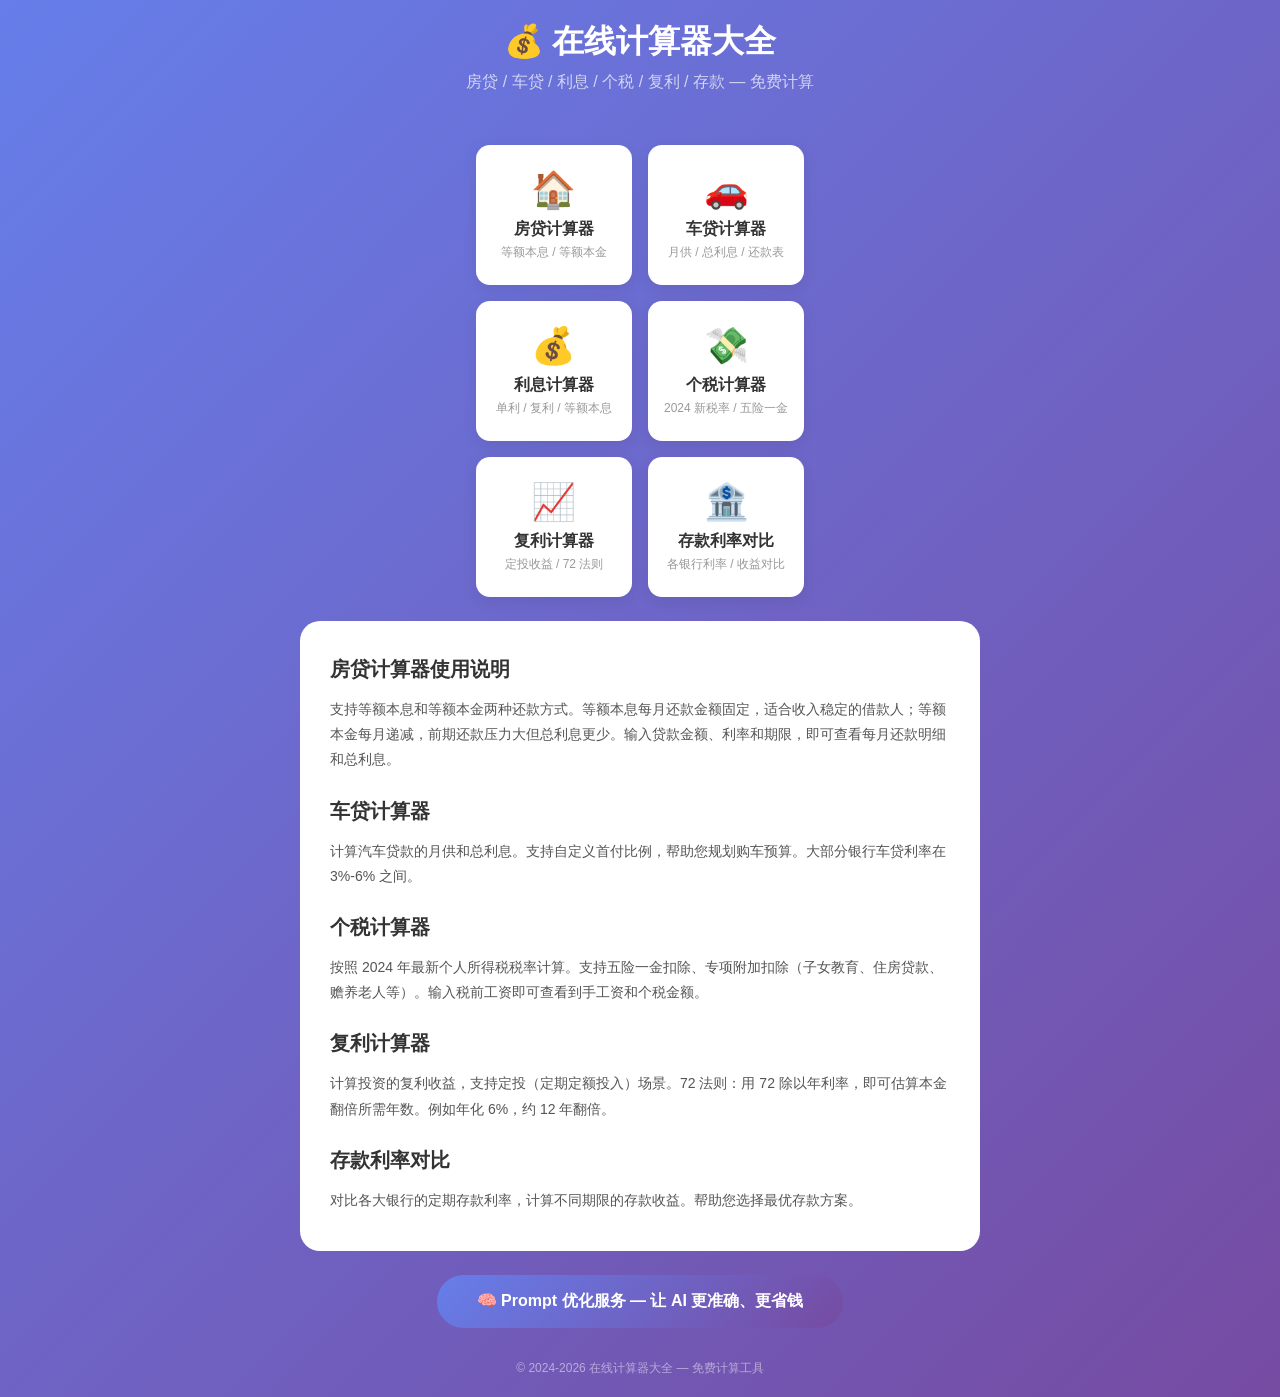
<file: index.html>
<!DOCTYPE html>
<html lang="zh-CN">
<head>
    <meta charset="UTF-8">
    <meta name="viewport" content="width=device-width, initial-scale=1.0">
    <title>在线计算器大全 — 房贷/车贷/利息/个税/复利 免费计算</title>
    <meta name="description" content="免费在线计算器大全，包含房贷计算器、车贷计算器、利息计算器、个税计算器、复利计算器、存款利率对比。支持等额本息/等额本金还款方式，自动生成还款计划表。">
    <meta name="keywords" content="房贷计算器,车贷计算器,利息计算器,个税计算器,复利计算器,存款利率,还款计算器,贷款计算器,等额本息,等额本金">
    <meta name="robots" content="index, follow">
    <link rel="canonical" href="https://countin1.github.io/interest-calculator/">
    <meta property="og:title" content="在线计算器大全 — 房贷/车贷/利息/个税/复利 免费计算">
    <meta property="og:description" content="免费在线计算器大全，支持房贷、车贷、利息、个税、复利等多种计算。">
    <meta property="og:type" content="website">
    <script type="application/ld+json">
    {"@context":"https://schema.org","@type":"WebSite","name":"在线计算器大全","url":"https://countin1.github.io/interest-calculator/","description":"免费在线计算器大全"}
    </script>
    <link rel="stylesheet" href="css/style.css">
    <link rel="icon" type="image/svg+xml" href="data:image/svg+xml,<svg xmlns='http://www.w3.org/2000/svg' viewBox='0 0 100 100'><text y='.9em' font-size='90'>🧮</text></svg>">
    <style>
        .calc-grid {
            display: grid;
            grid-template-columns: 1fr 1fr;
            gap: 16px;
            margin-top: 20px;
        }
        .calc-card {
            background: white;
            border-radius: 14px;
            padding: 24px 16px;
            text-align: center;
            text-decoration: none;
            color: #333;
            box-shadow: 0 4px 15px rgba(0,0,0,0.08);
            transition: transform 0.2s, box-shadow 0.2s;
        }
        .calc-card:hover {
            transform: translateY(-4px);
            box-shadow: 0 8px 25px rgba(0,0,0,0.15);
        }
        .calc-card .icon { font-size: 36px; margin-bottom: 8px; }
        .calc-card .name { font-size: 16px; font-weight: 600; margin-bottom: 4px; }
        .calc-card .desc { font-size: 12px; color: #999; }
        .hero-title { font-size: 32px; color: white; text-align: center; margin-bottom: 8px; }
        .hero-sub { color: rgba(255,255,255,0.7); text-align: center; margin-bottom: 32px; font-size: 16px; }
        .seo-section {
            background: white;
            border-radius: 20px;
            padding: 30px;
            margin-top: 24px;
            max-width: 680px;
            width: 100%;
            line-height: 1.8;
            color: #555;
            font-size: 14px;
        }
        .seo-section h2 { color: #333; font-size: 20px; margin: 20px 0 10px; }
        .seo-section h2:first-child { margin-top: 0; }
        .seo-section p { margin-bottom: 8px; }
    </style>
</head>
<body>
    <h1 class="hero-title">&#x1f4b0; 在线计算器大全</h1>
    <p class="hero-sub">房贷 / 车贷 / 利息 / 个税 / 复利 / 存款 — 免费计算</p>

    <div class="calc-grid">
        <a href="mortgage/" class="calc-card">
            <div class="icon">&#x1f3e0;</div>
            <div class="name">房贷计算器</div>
            <div class="desc">等额本息 / 等额本金</div>
        </a>
        <a href="car-loan/" class="calc-card">
            <div class="icon">&#x1f697;</div>
            <div class="name">车贷计算器</div>
            <div class="desc">月供 / 总利息 / 还款表</div>
        </a>
        <a href="interest/" class="calc-card">
            <div class="icon">&#x1f4b0;</div>
            <div class="name">利息计算器</div>
            <div class="desc">单利 / 复利 / 等额本息</div>
        </a>
        <a href="income-tax/" class="calc-card">
            <div class="icon">&#x1f4b8;</div>
            <div class="name">个税计算器</div>
            <div class="desc">2024 新税率 / 五险一金</div>
        </a>
        <a href="compound/" class="calc-card">
            <div class="icon">&#x1f4c8;</div>
            <div class="name">复利计算器</div>
            <div class="desc">定投收益 / 72 法则</div>
        </a>
        <a href="deposit/" class="calc-card">
            <div class="icon">&#x1f3e6;</div>
            <div class="name">存款利率对比</div>
            <div class="desc">各银行利率 / 收益对比</div>
        </a>
    </div>

    <div class="seo-section">
        <h2>房贷计算器使用说明</h2>
        <p>支持等额本息和等额本金两种还款方式。等额本息每月还款金额固定，适合收入稳定的借款人；等额本金每月递减，前期还款压力大但总利息更少。输入贷款金额、利率和期限，即可查看每月还款明细和总利息。</p>

        <h2>车贷计算器</h2>
        <p>计算汽车贷款的月供和总利息。支持自定义首付比例，帮助您规划购车预算。大部分银行车贷利率在 3%-6% 之间。</p>

        <h2>个税计算器</h2>
        <p>按照 2024 年最新个人所得税税率计算。支持五险一金扣除、专项附加扣除（子女教育、住房贷款、赡养老人等）。输入税前工资即可查看到手工资和个税金额。</p>

        <h2>复利计算器</h2>
        <p>计算投资的复利收益，支持定投（定期定额投入）场景。72 法则：用 72 除以年利率，即可估算本金翻倍所需年数。例如年化 6%，约 12 年翻倍。</p>

        <h2>存款利率对比</h2>
        <p>对比各大银行的定期存款利率，计算不同期限的存款收益。帮助您选择最优存款方案。</p>
    </div>

    <div style="max-width:680px;width:100%;margin-top:24px;text-align:center">
        <a href="services/" style="display:inline-block;padding:16px 40px;background:linear-gradient(135deg,#667eea,#764ba2);color:white;border-radius:30px;text-decoration:none;font-size:16px;font-weight:600">
            &#x1f9e0; Prompt 优化服务 — 让 AI 更准确、更省钱
        </a>
    </div>

    <footer>&copy; 2024-2026 在线计算器大全 — 免费计算工具</footer>
</body>
</html>
</file>
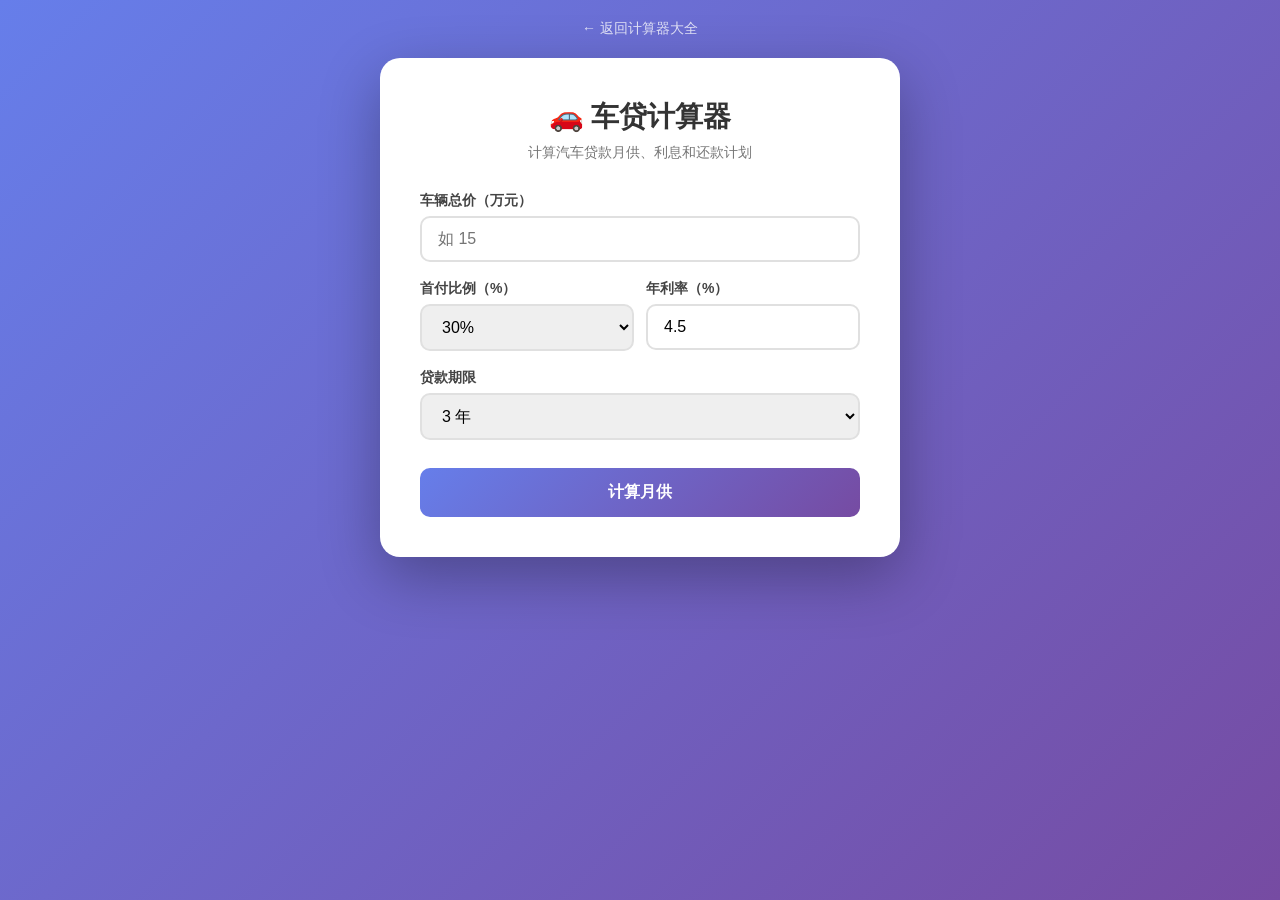
<file: car-loan/index.html>
<!DOCTYPE html>
<html lang="zh-CN">
<head>
    <meta charset="UTF-8">
    <meta name="viewport" content="width=device-width, initial-scale=1.0">
    <title>车贷计算器 — 汽车贷款月供/利息 在线计算</title>
    <meta name="description" content="免费在线车贷计算器，计算汽车贷款月供、总利息和还款计划。支持自定义首付比例和贷款期限。">
    <meta name="keywords" content="车贷计算器,汽车贷款计算器,车贷月供,车贷利息,购车贷款">
    <link rel="canonical" href="https://countin1.github.io/interest-calculator/car-loan/">
    <link rel="stylesheet" href="../css/style.css">
</head>
<body>
    <a href="../" class="back-link">&larr; 返回计算器大全</a>
    <div class="container">
        <h1>&#x1f697; 车贷计算器</h1>
        <p class="subtitle">计算汽车贷款月供、利息和还款计划</p>

        <div class="form-group">
            <label for="price">车辆总价（万元）</label>
            <input type="number" id="price" placeholder="如 15" min="0" step="any">
        </div>
        <div class="row">
            <div class="form-group">
                <label for="downPercent">首付比例（%）</label>
                <select id="downPercent">
                    <option value="0">0%（零首付）</option>
                    <option value="20">20%</option>
                    <option value="30" selected>30%</option>
                    <option value="50">50%</option>
                </select>
            </div>
            <div class="form-group">
                <label for="rate">年利率（%）</label>
                <input type="number" id="rate" placeholder="如 4.5" min="0" step="any" value="4.5">
            </div>
        </div>
        <div class="form-group">
            <label for="term">贷款期限</label>
            <select id="term">
                <option value="1">1 年</option>
                <option value="2">2 年</option>
                <option value="3" selected>3 年</option>
                <option value="5">5 年</option>
            </select>
        </div>

        <button class="btn" onclick="calculate()">计算月供</button>

        <div class="result-box" id="resultBox">
            <div class="result-title">计算结果</div>
            <div class="result-main">
                <div>
                    <div class="label">每月还款</div>
                    <div class="amount" id="monthlyAmount">¥0.00</div>
                </div>
                <div style="text-align:right">
                    <div class="label">总利息</div>
                    <div class="amount" id="totalInterest" style="font-size:22px;color:#764ba2">¥0.00</div>
                </div>
            </div>
            <div class="result-details" id="resultDetails"></div>
            <div class="schedule-toggle" id="scheduleToggle" style="display:none">
                <a onclick="toggleSchedule()">&#x1f4ca; 查看还款计划明细 &#x25bc;</a>
            </div>
            <div class="schedule-table" id="scheduleTable"></div>
        </div>
    </div>

    <script>
        function fmt(n) { return '¥' + n.toFixed(2).replace(/\B(?=(\d{3})+(?!\d))/g, ','); }

        function calculate() {
            var price = parseFloat(document.getElementById('price').value) * 10000;
            var downPct = parseInt(document.getElementById('downPercent').value) / 100;
            var annualRate = parseFloat(document.getElementById('rate').value) / 100;
            var years = parseInt(document.getElementById('term').value);
            if (isNaN(price) || isNaN(annualRate)) { alert('请填写完整信息'); return; }

            var downPayment = price * downPct;
            var loan = price - downPayment;
            var months = years * 12;
            var mr = annualRate / 12;
            var mp = mr === 0 ? loan/months : loan*mr*Math.pow(1+mr,months)/(Math.pow(1+mr,months)-1);
            var total = mp * months;
            var interest = total - loan;

            document.getElementById('monthlyAmount').textContent = fmt(mp);
            document.getElementById('totalInterest').textContent = fmt(interest);

            var details =
                '<div class="detail-item"><div class="val">' + fmt(downPayment) + '</div><div class="lbl">首付金额</div></div>' +
                '<div class="detail-item"><div class="val">' + fmt(loan) + '</div><div class="lbl">贷款金额</div></div>' +
                '<div class="detail-item"><div class="val">' + fmt(interest) + '</div><div class="lbl">总利息</div></div>' +
                '<div class="detail-item"><div class="val">' + fmt(total + downPayment) + '</div><div class="lbl">购车总成本</div></div>';
            document.getElementById('resultDetails').innerHTML = details;

            var rows = '', remain = loan;
            for (var i = 1; i <= months; i++) {
                var ip = remain * mr;
                var pp = mp - ip;
                remain = Math.max(0, remain - pp);
                rows += '<tr><td>' + i + '</td><td>' + fmt(mp) + '</td><td>' + fmt(ip) + '</td><td>' + fmt(pp) + '</td><td>' + fmt(remain) + '</td></tr>';
            }
            document.getElementById('scheduleTable').innerHTML =
                '<table><thead><tr><th>期数</th><th>月供</th><th>利息</th><th>本金</th><th>剩余本金</th></tr></thead><tbody>' + rows + '</tbody></table>';
            document.getElementById('scheduleToggle').style.display = '';
            document.getElementById('resultBox').classList.add('show');
        }

        function toggleSchedule() {
            var t = document.getElementById('scheduleTable'), a = document.querySelector('.schedule-toggle a');
            t.classList.toggle('show');
            a.textContent = t.classList.contains('show') ? '\u{1f4ca} 收起还款计划 ▲' : '\u{1f4ca} 查看还款计划明细 ▼';
        }
        document.addEventListener('keydown', function(e) { if (e.key === 'Enter') calculate(); });
    </script>
</body>
</html>
</file>
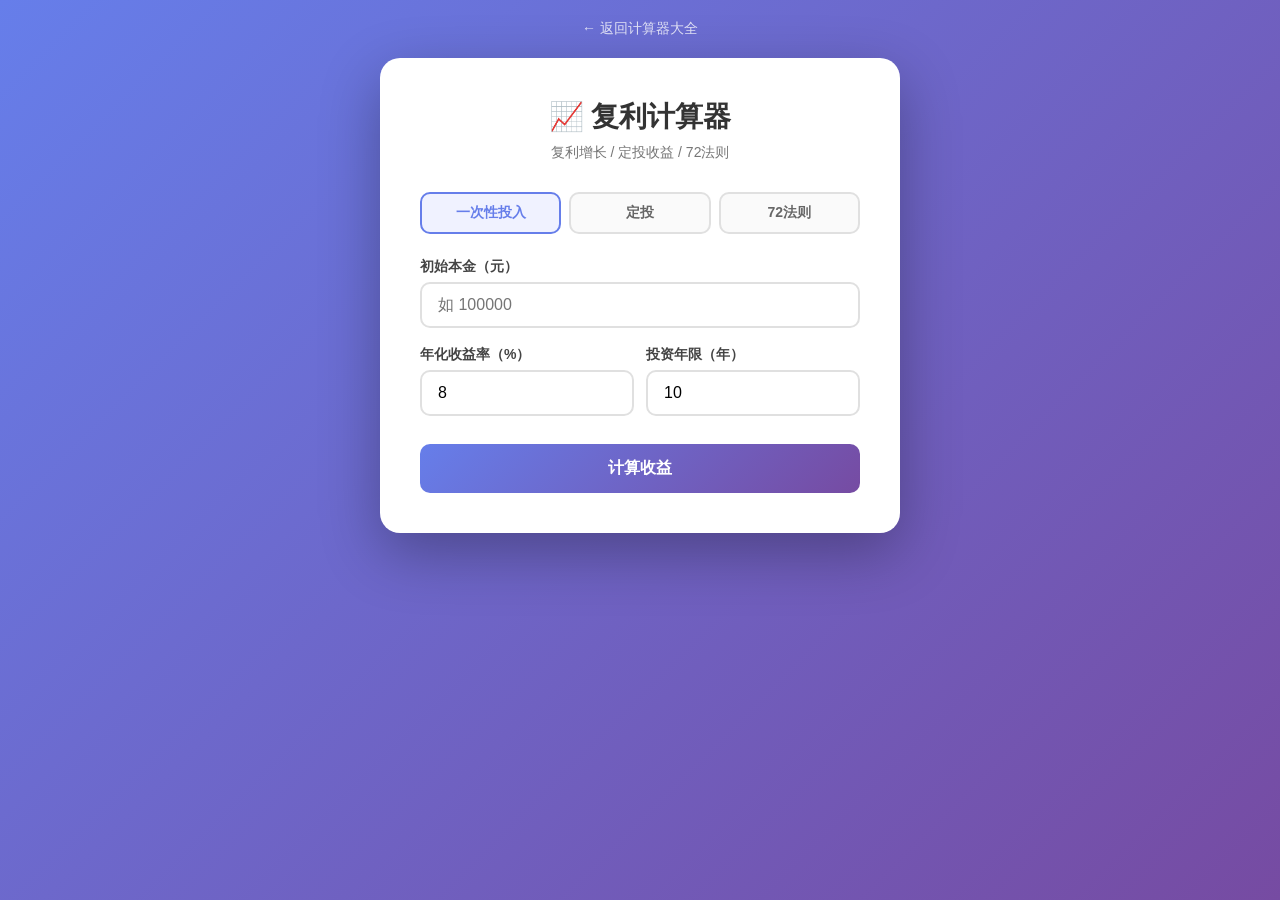
<file: compound/index.html>
<!DOCTYPE html>
<html lang="zh-CN">
<head>
    <meta charset="UTF-8">
    <meta name="viewport" content="width=device-width, initial-scale=1.0">
    <title>复利计算器 — 定投收益/72法则 在线计算</title>
    <meta name="description" content="免费在线复利计算器，支持定投收益计算和72法则。计算投资复利增长，查看资产翻倍时间。">
    <meta name="keywords" content="复利计算器,定投计算器,72法则,投资收益计算器,复利增长,基金定投计算">
    <link rel="canonical" href="https://countin1.github.io/interest-calculator/compound/">
    <link rel="stylesheet" href="../css/style.css">
</head>
<body>
    <a href="../" class="back-link">&larr; 返回计算器大全</a>
    <div class="container">
        <h1>&#x1f4c8; 复利计算器</h1>
        <p class="subtitle">复利增长 / 定投收益 / 72法则</p>

        <div class="tabs">
            <div class="tab active" data-mode="lump" onclick="switchTab(this)">一次性投入</div>
            <div class="tab" data-mode="dca" onclick="switchTab(this)">定投</div>
            <div class="tab" data-mode="rule72" onclick="switchTab(this)">72法则</div>
        </div>

        <div class="form-group">
            <label id="principalLabel" for="principal">初始本金（元）</label>
            <input type="number" id="principal" placeholder="如 100000" min="0" step="1000">
        </div>
        <div class="form-group" id="monthlyGroup" style="display:none">
            <label for="monthly">每月定投（元）</label>
            <input type="number" id="monthly" placeholder="如 2000" min="0" step="100">
        </div>
        <div class="row">
            <div class="form-group">
                <label for="rate">年化收益率（%）</label>
                <input type="number" id="rate" placeholder="如 8" min="0" step="0.5" value="8">
            </div>
            <div class="form-group">
                <label for="years">投资年限（年）</label>
                <input type="number" id="years" placeholder="如 10" min="1" max="50" step="1" value="10">
            </div>
        </div>

        <button class="btn" onclick="calculate()">计算收益</button>

        <div class="result-box" id="resultBox">
            <div class="result-title">计算结果</div>
            <div class="result-main">
                <div>
                    <div class="label" id="finalLabel">到期总额</div>
                    <div class="amount" id="finalAmount">¥0.00</div>
                </div>
                <div style="text-align:right">
                    <div class="label">总收益</div>
                    <div class="amount" id="totalGain" style="font-size:22px;color:#764ba2">¥0.00</div>
                </div>
            </div>
            <div class="result-details" id="resultDetails"></div>
            <div class="schedule-toggle" id="scheduleToggle" style="display:none">
                <a onclick="toggleSchedule()">&#x1f4ca; 查看逐年增长明细 &#x25bc;</a>
            </div>
            <div class="schedule-table" id="scheduleTable"></div>
        </div>
    </div>

    <script>
        var mode = 'lump';
        function switchTab(el) {
            document.querySelectorAll('.tab').forEach(t => t.classList.remove('active'));
            el.classList.add('active');
            mode = el.dataset.mode;
            document.getElementById('monthlyGroup').style.display = mode === 'dca' ? '' : 'none';
            document.getElementById('principalLabel').textContent = mode === 'dca' ? '初始本金（元，可填0）' : '初始本金（元）';
            document.getElementById('resultBox').classList.remove('show');
        }

        function fmt(n) { return '¥' + n.toFixed(2).replace(/\B(?=(\d{3})+(?!\d))/g, ','); }
        function fmtInt(n) { return '¥' + Math.round(n).toString().replace(/\B(?=(\d{3})+(?!\d))/g, ','); }

        function calculate() {
            var principal = parseFloat(document.getElementById('principal').value) || 0;
            var monthly = parseFloat(document.getElementById('monthly').value) || 0;
            var rate = parseFloat(document.getElementById('rate').value) / 100;
            var years = parseInt(document.getElementById('years').value);

            if (mode === 'rule72') {
                if (!rate) { alert('请输入年化收益率'); return; }
                var doubleYears = 72 / (rate * 100);
                document.getElementById('finalLabel').textContent = '翻倍年数';
                document.getElementById('finalAmount').textContent = doubleYears.toFixed(1) + ' 年';
                document.getElementById('totalGain').textContent = '72 ÷ ' + (rate*100).toFixed(1) + '%';

                var details = '';
                for (var i = 1; i <= 5; i++) {
                    var amount = principal * Math.pow(1 + rate, doubleYears * i);
                    details += '<div class="detail-item"><div class="val">' + (Math.pow(2,i)) + '倍</div><div class="lbl">第' + i + '次翻倍约' + (doubleYears*i).toFixed(1) + '年</div></div>';
                }
                document.getElementById('resultDetails').innerHTML = details;
                document.getElementById('scheduleToggle').style.display = 'none';
                document.getElementById('resultBox').classList.add('show');
                return;
            }

            if (!principal && !monthly) { alert('请输入本金或定投金额'); return; }
            if (isNaN(rate) || isNaN(years)) { alert('请输入收益率和年限'); return; }

            var mr = rate / 12;
            var totalMonths = years * 12;
            var totalInvested = principal + monthly * totalMonths;

            // 逐年计算
            var rows = '';
            var balance = principal;
            for (var y = 1; y <= years; y++) {
                for (var m = 0; m < 12; m++) {
                    balance = balance * (1 + mr) + monthly;
                }
                var invested = principal + monthly * 12 * y;
                var gain = balance - invested;
                rows += '<tr><td>' + y + '</td><td>' + fmtInt(invested) + '</td><td>' + fmt(balance) + '</td><td>' + fmt(gain) + '</td><td>' + (gain/invested*100).toFixed(1) + '%</td></tr>';
            }

            var totalGain = balance - totalInvested;
            document.getElementById('finalLabel').textContent = '到期总额';
            document.getElementById('finalAmount').textContent = fmt(balance);
            document.getElementById('totalGain').textContent = fmt(totalGain);

            var details =
                '<div class="detail-item"><div class="val">' + fmtInt(totalInvested) + '</div><div class="lbl">总投入</div></div>' +
                '<div class="detail-item"><div class="val">' + fmt(totalGain) + '</div><div class="lbl">总收益</div></div>' +
                '<div class="detail-item"><div class="val">' + (totalGain/totalInvested*100).toFixed(1) + '%</div><div class="lbl">收益率</div></div>' +
                '<div class="detail-item"><div class="val">' + (balance/totalInvested).toFixed(2) + '倍</div><div class="lbl">资产倍数</div></div>';
            document.getElementById('resultDetails').innerHTML = details;

            document.getElementById('scheduleTable').innerHTML =
                '<table><thead><tr><th>年份</th><th>累计投入</th><th>账户总额</th><th>累计收益</th><th>收益率</th></tr></thead><tbody>' + rows + '</tbody></table>';
            document.getElementById('scheduleToggle').style.display = '';
            document.getElementById('resultBox').classList.add('show');
        }

        function toggleSchedule() {
            var t = document.getElementById('scheduleTable'), a = document.querySelector('.schedule-toggle a');
            t.classList.toggle('show');
            a.textContent = t.classList.contains('show') ? '\u{1f4ca} 收起增长明细 ▲' : '\u{1f4ca} 查看逐年增长明细 ▼';
        }
        document.addEventListener('keydown', function(e) { if (e.key === 'Enter') calculate(); });
    </script>
</body>
</html>
</file>
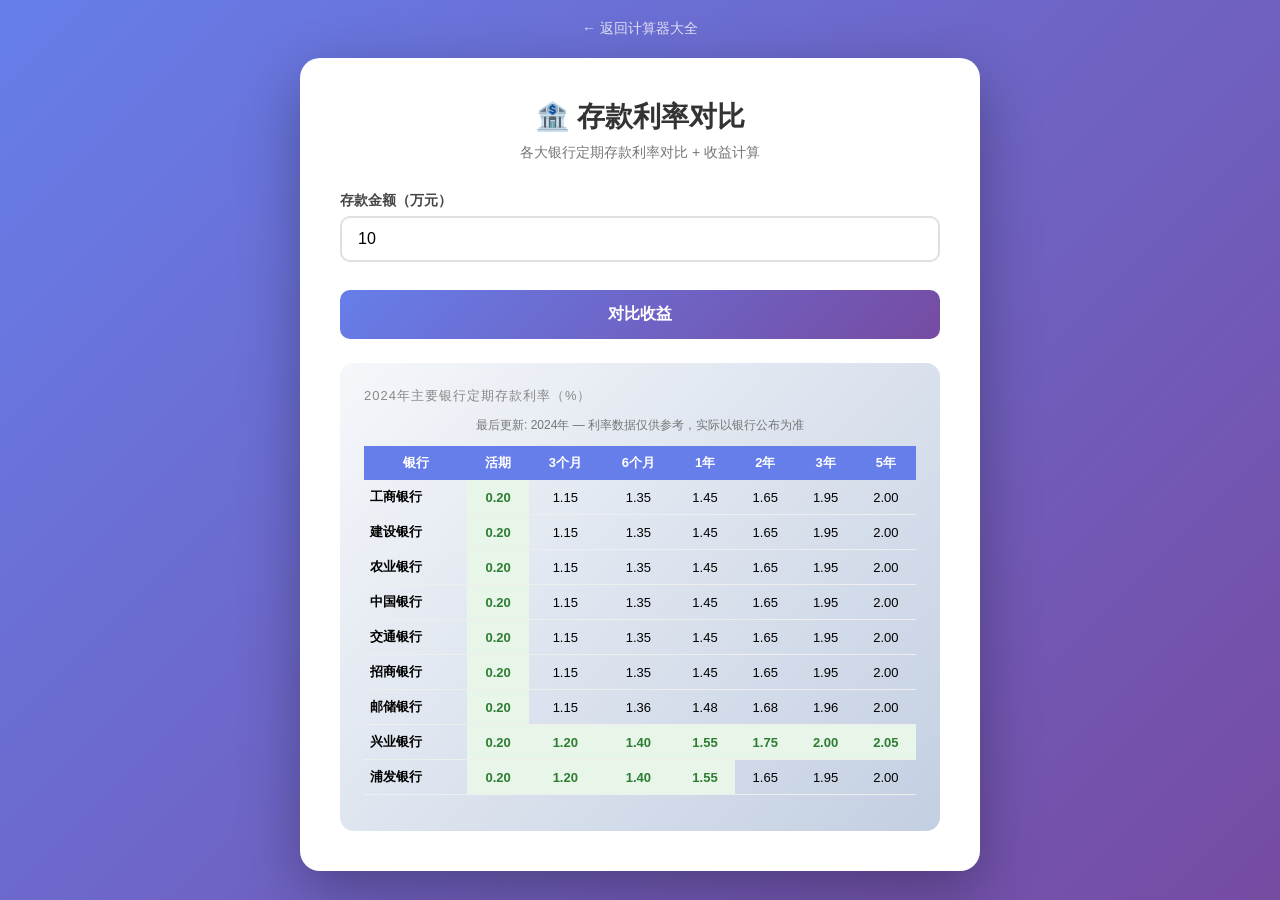
<file: deposit/index.html>
<!DOCTYPE html>
<html lang="zh-CN">
<head>
    <meta charset="UTF-8">
    <meta name="viewport" content="width=device-width, initial-scale=1.0">
    <title>存款利率对比 — 各银行定期存款利率/收益 在线计算</title>
    <meta name="description" content="免费在线存款利率对比工具，对比各大银行定期存款利率，计算存款收益。支持活期、3个月、6个月、1年、2年、3年、5年各期限。">
    <meta name="keywords" content="存款利率,银行利率,定期存款利率,存款收益计算器,银行利率对比,大额存单利率">
    <link rel="canonical" href="https://countin1.github.io/interest-calculator/deposit/">
    <link rel="stylesheet" href="../css/style.css">
    <style>
        .bank-table { width: 100%; border-collapse: collapse; margin: 12px 0; font-size: 13px; }
        .bank-table th { background: #667eea; color: white; padding: 8px 6px; text-align: center; }
        .bank-table td { padding: 8px 6px; border-bottom: 1px solid #eee; text-align: center; }
        .bank-table tr:hover td { background: #f8f9ff; }
        .bank-table .best { background: #e8f5e9; font-weight: 700; color: #2e7d32; }
    </style>
</head>
<body>
    <a href="../" class="back-link">&larr; 返回计算器大全</a>
    <div class="container" style="max-width:680px">
        <h1>&#x1f3e6; 存款利率对比</h1>
        <p class="subtitle">各大银行定期存款利率对比 + 收益计算</p>

        <div class="form-group">
            <label for="amount">存款金额（万元）</label>
            <input type="number" id="amount" placeholder="如 10" min="0" step="1" value="10">
        </div>

        <button class="btn" onclick="calculate()">对比收益</button>

        <div class="result-box" id="resultBox" style="display:block;margin-top:24px">
            <div class="result-title">2024年主要银行定期存款利率（%）</div>
            <p style="text-align:center;font-size:12px;color:#767676;margin:8px 0">最后更新: 2024年 — 利率数据仅供参考，实际以银行公布为准</p>
            <table class="bank-table" id="rateTable">
                <thead>
                    <tr>
                        <th>银行</th>
                        <th>活期</th>
                        <th>3个月</th>
                        <th>6个月</th>
                        <th>1年</th>
                        <th>2年</th>
                        <th>3年</th>
                        <th>5年</th>
                    </tr>
                </thead>
                <tbody id="rateBody"></tbody>
            </table>
        </div>

        <div class="result-box" id="incomeBox" style="display:none">
            <div class="result-title">存款收益对比（按您输入的金额）</div>
            <table class="bank-table" id="incomeTable">
                <thead>
                    <tr>
                        <th>期限</th>
                        <th>利率</th>
                        <th>利息收入</th>
                        <th>到期总额</th>
                    </tr>
                </thead>
                <tbody id="incomeBody"></tbody>
            </table>
        </div>
    </div>

    <script>
        // 2024年各大银行存款利率（近似值，实际以银行公布为准）
        var BANKS = [
            { name: '工商银行', rates: [0.20, 1.15, 1.35, 1.45, 1.65, 1.95, 2.00] },
            { name: '建设银行', rates: [0.20, 1.15, 1.35, 1.45, 1.65, 1.95, 2.00] },
            { name: '农业银行', rates: [0.20, 1.15, 1.35, 1.45, 1.65, 1.95, 2.00] },
            { name: '中国银行', rates: [0.20, 1.15, 1.35, 1.45, 1.65, 1.95, 2.00] },
            { name: '交通银行', rates: [0.20, 1.15, 1.35, 1.45, 1.65, 1.95, 2.00] },
            { name: '招商银行', rates: [0.20, 1.15, 1.35, 1.45, 1.65, 1.95, 2.00] },
            { name: '邮储银行', rates: [0.20, 1.15, 1.36, 1.48, 1.68, 1.96, 2.00] },
            { name: '兴业银行', rates: [0.20, 1.20, 1.40, 1.55, 1.75, 2.00, 2.05] },
            { name: '浦发银行', rates: [0.20, 1.20, 1.40, 1.55, 1.65, 1.95, 2.00] },
        ];
        var PERIODS = ['活期', '3个月', '6个月', '1年', '2年', '3年', '5年'];
        var PERIOD_YEARS = [0, 0.25, 0.5, 1, 2, 3, 5];

        function fmt(n) { return '¥' + n.toFixed(2).replace(/\B(?=(\d{3})+(?!\d))/g, ','); }

        function init() {
            var tbody = document.getElementById('rateBody');
            var bestRates = [];
            for (var p = 0; p < 7; p++) {
                var max = 0;
                for (var b = 0; b < BANKS.length; b++) {
                    if (BANKS[b].rates[p] > max) max = BANKS[b].rates[p];
                }
                bestRates.push(max);
            }

            var html = '';
            for (var b = 0; b < BANKS.length; b++) {
                html += '<tr><td style="text-align:left;font-weight:600">' + BANKS[b].name + '</td>';
                for (var p = 0; p < 7; p++) {
                    var cls = BANKS[b].rates[p] === bestRates[p] ? ' class="best"' : '';
                    html += '<td' + cls + '>' + BANKS[b].rates[p].toFixed(2) + '</td>';
                }
                html += '</tr>';
            }
            tbody.innerHTML = html;
        }

        function calculate() {
            var amount = parseFloat(document.getElementById('amount').value);
            if (!amount) { alert('请输入存款金额'); return; }
            var principal = amount * 10000;

            // 用最高利率计算各期限收益
            var bestRates = [];
            for (var p = 0; p < 7; p++) {
                var max = 0;
                for (var b = 0; b < BANKS.length; b++) {
                    if (BANKS[b].rates[p] > max) max = BANKS[b].rates[p];
                }
                bestRates.push(max);
            }

            var html = '';
            var periods = [
                { name: '活期（1年）', idx: 0, years: 1 },
                { name: '3个月定期', idx: 1, years: 0.25 },
                { name: '6个月定期', idx: 2, years: 0.5 },
                { name: '1年定期', idx: 3, years: 1 },
                { name: '2年定期', idx: 4, years: 2 },
                { name: '3年定期', idx: 5, years: 3 },
                { name: '5年定期', idx: 6, years: 5 },
            ];

            for (var i = 0; i < periods.length; i++) {
                var p = periods[i];
                var rate = bestRates[p.idx] / 100;
                var interest = principal * rate * p.years;
                var total = principal + interest;
                html += '<tr><td style="text-align:left">' + p.name + '</td>' +
                    '<td>' + bestRates[p.idx].toFixed(2) + '%</td>' +
                    '<td>' + fmt(interest) + '</td>' +
                    '<td>' + fmt(total) + '</td></tr>';
            }
            document.getElementById('incomeBody').innerHTML = html;
            document.getElementById('incomeBox').style.display = 'block';
        }

        init();
        document.addEventListener('keydown', function(e) { if (e.key === 'Enter') calculate(); });
    </script>
</body>
</html>
</file>
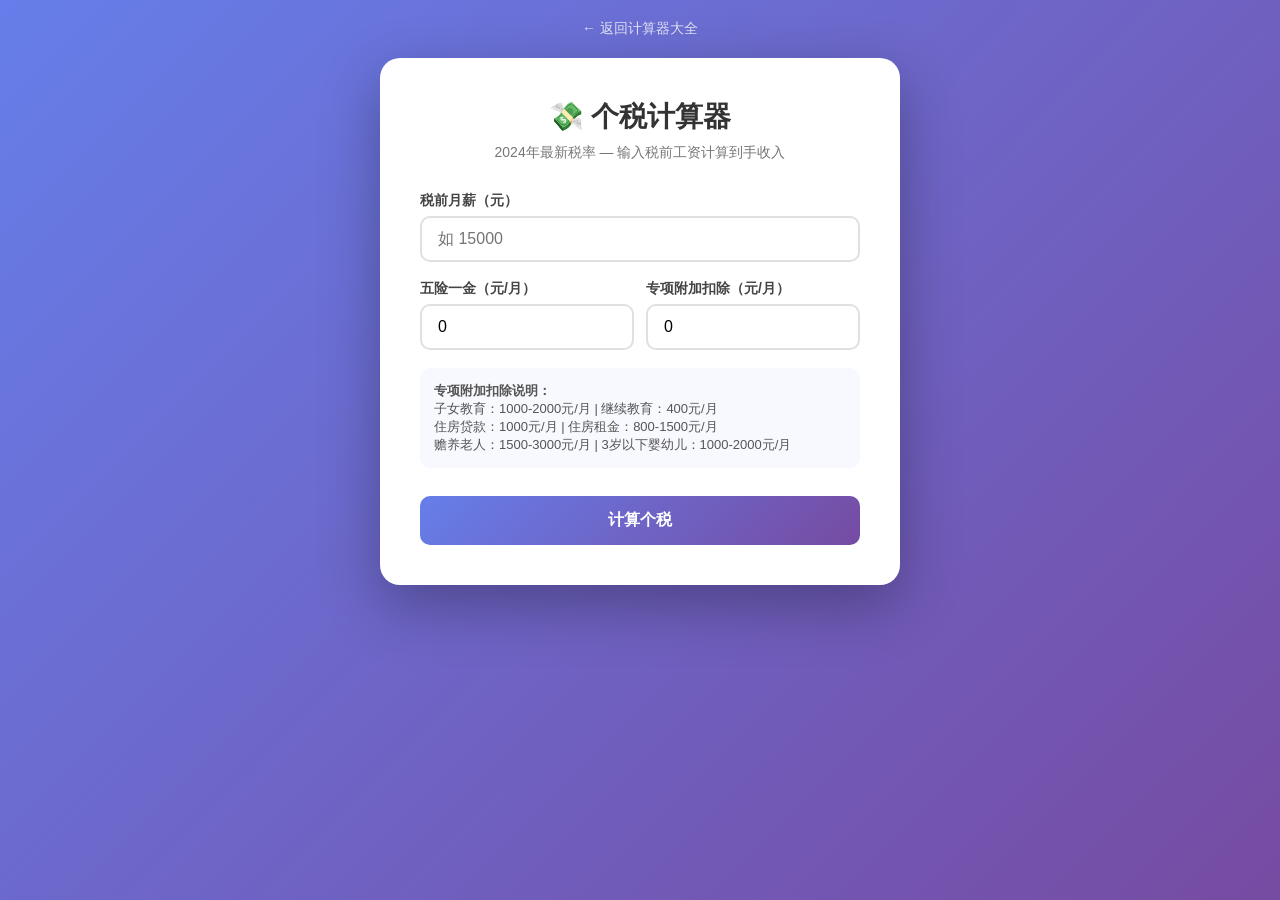
<file: income-tax/index.html>
<!DOCTYPE html>
<html lang="zh-CN">
<head>
    <meta charset="UTF-8">
    <meta name="viewport" content="width=device-width, initial-scale=1.0">
    <title>个税计算器 — 2024年个人所得税 在线计算</title>
    <meta name="description" content="免费在线个税计算器，按照2024年最新税率计算个人所得税。支持五险一金扣除和专项附加扣除，输入税前工资即可查看到手工资。">
    <meta name="keywords" content="个税计算器,个人所得税计算器,工资计算器,到手工资,五险一金计算器,个税起征点">
    <link rel="canonical" href="https://countin1.github.io/interest-calculator/income-tax/">
    <link rel="stylesheet" href="../css/style.css">
    <style>
        .tax-rate-table { width: 100%; border-collapse: collapse; margin: 12px 0; font-size: 13px; }
        .tax-rate-table th { background: #667eea; color: white; padding: 8px; text-align: center; }
        .tax-rate-table td { padding: 6px 8px; border-bottom: 1px solid #eee; text-align: center; }
    </style>
</head>
<body>
    <a href="../" class="back-link">&larr; 返回计算器大全</a>
    <div class="container">
        <h1>&#x1f4b8; 个税计算器</h1>
        <p class="subtitle">2024年最新税率 — 输入税前工资计算到手收入</p>

        <div class="form-group">
            <label for="salary">税前月薪（元）</label>
            <input type="number" id="salary" placeholder="如 15000" min="0" step="100">
        </div>
        <div class="row">
            <div class="form-group">
                <label for="insurance">五险一金（元/月）</label>
                <input type="number" id="insurance" placeholder="如 2000" min="0" step="100" value="0">
            </div>
            <div class="form-group">
                <label for="special">专项附加扣除（元/月）</label>
                <input type="number" id="special" placeholder="如 3000" min="0" step="500" value="0">
            </div>
        </div>

        <div style="background:#f8f9ff;border-radius:10px;padding:14px;margin-bottom:18px;font-size:13px;color:#555">
            <strong>专项附加扣除说明：</strong><br>
            子女教育：1000-2000元/月 | 继续教育：400元/月<br>
            住房贷款：1000元/月 | 住房租金：800-1500元/月<br>
            赡养老人：1500-3000元/月 | 3岁以下婴幼儿：1000-2000元/月
        </div>

        <button class="btn" onclick="calculate()">计算个税</button>

        <div class="result-box" id="resultBox">
            <div class="result-title">计算结果</div>
            <div class="result-main">
                <div>
                    <div class="label">每月到手工资</div>
                    <div class="amount" id="takeHome">¥0.00</div>
                </div>
                <div style="text-align:right">
                    <div class="label">每月个税</div>
                    <div class="amount" id="taxAmount" style="font-size:22px;color:#764ba2">¥0.00</div>
                </div>
            </div>
            <div class="result-details" id="resultDetails"></div>

            <div style="margin-top:20px">
                <div class="label" style="margin-bottom:8px;font-weight:600">全年累计（12个月）</div>
                <div class="result-details">
                    <div class="detail-item"><div class="val" id="yearSalary">¥0</div><div class="lbl">税前年薪</div></div>
                    <div class="detail-item"><div class="val" id="yearTax">¥0</div><div class="lbl">全年个税</div></div>
                    <div class="detail-item"><div class="val" id="yearTakeHome">¥0</div><div class="lbl">到手年薪</div></div>
                    <div class="detail-item"><div class="val" id="taxRate">0%</div><div class="lbl">实际税率</div></div>
                </div>
            </div>
        </div>
    </div>

    <script>
        // 2024年个税税率表（累计预扣预缴）
        var TAX_BRACKETS = [
            { min: 0,     max: 36000,   rate: 0.03, deduction: 0 },
            { min: 36000, max: 144000,  rate: 0.10, deduction: 2520 },
            { min: 144000,max: 300000,  rate: 0.20, deduction: 16920 },
            { min: 300000,max: 420000,  rate: 0.25, deduction: 31920 },
            { min: 420000,max: 660000,  rate: 0.30, deduction: 52920 },
            { min: 660000,max: 960000,  rate: 0.35, deduction: 85920 },
            { min: 960000,max: Infinity,rate: 0.45, deduction: 181920 }
        ];
        var THRESHOLD = 5000; // 起征点

        function fmt(n) { return '¥' + n.toFixed(2).replace(/\B(?=(\d{3})+(?!\d))/g, ','); }
        function fmtInt(n) { return '¥' + Math.round(n).toString().replace(/\B(?=(\d{3})+(?!\d))/g, ','); }

        function calcMonthlyTax(taxableIncome) {
            // 按月计算（简化版，实际按年累计预扣）
            var yearlyTaxable = taxableIncome * 12;
            var yearlyTax = 0;
            for (var i = 0; i < TAX_BRACKETS.length; i++) {
                var b = TAX_BRACKETS[i];
                if (yearlyTaxable > b.min) {
                    var taxable = Math.min(yearlyTaxable, b.max) - b.min;
                    yearlyTax += taxable * b.rate;
                }
            }
            return yearlyTax / 12;
        }

        function getEffectiveRate(taxableIncome) {
            var yearlyTaxable = taxableIncome * 12;
            if (yearlyTaxable <= 0) return 0;
            var yearlyTax = 0;
            for (var i = 0; i < TAX_BRACKETS.length; i++) {
                var b = TAX_BRACKETS[i];
                if (yearlyTaxable > b.min) {
                    yearlyTax += (Math.min(yearlyTaxable, b.max) - b.min) * b.rate;
                }
            }
            return yearlyTax / yearlyTaxable;
        }

        function calculate() {
            var salary = parseFloat(document.getElementById('salary').value);
            var insurance = parseFloat(document.getElementById('insurance').value) || 0;
            var special = parseFloat(document.getElementById('special').value) || 0;
            if (!salary) { alert('请输入税前月薪'); return; }

            var taxableIncome = Math.max(0, salary - THRESHOLD - insurance - special);
            var monthlyTax = calcMonthlyTax(taxableIncome);
            var takeHome = salary - insurance - monthlyTax;
            var effectiveRate = getEffectiveRate(taxableIncome);

            document.getElementById('takeHome').textContent = fmt(takeHome);
            document.getElementById('taxAmount').textContent = fmt(monthlyTax);

            var details =
                '<div class="detail-item"><div class="val">' + fmtInt(salary) + '</div><div class="lbl">税前工资</div></div>' +
                '<div class="detail-item"><div class="val">' + fmtInt(THRESHOLD) + '</div><div class="lbl">起征点</div></div>' +
                '<div class="detail-item"><div class="val">' + fmtInt(insurance) + '</div><div class="lbl">五险一金</div></div>' +
                '<div class="detail-item"><div class="val">' + fmtInt(special) + '</div><div class="lbl">专项附加</div></div>' +
                '<div class="detail-item"><div class="val">' + fmtInt(taxableIncome) + '</div><div class="lbl">应纳税所得</div></div>' +
                '<div class="detail-item"><div class="val">' + (effectiveRate * 100).toFixed(2) + '%</div><div class="lbl">实际税率</div></div>';
            document.getElementById('resultDetails').innerHTML = details;

            document.getElementById('yearSalary').textContent = fmtInt(salary * 12);
            document.getElementById('yearTax').textContent = fmtInt(monthlyTax * 12);
            document.getElementById('yearTakeHome').textContent = fmtInt(takeHome * 12);
            document.getElementById('taxRate').textContent = (effectiveRate * 100).toFixed(2) + '%';

            document.getElementById('resultBox').classList.add('show');
        }

        document.addEventListener('keydown', function(e) { if (e.key === 'Enter') calculate(); });
    </script>
</body>
</html>
</file>
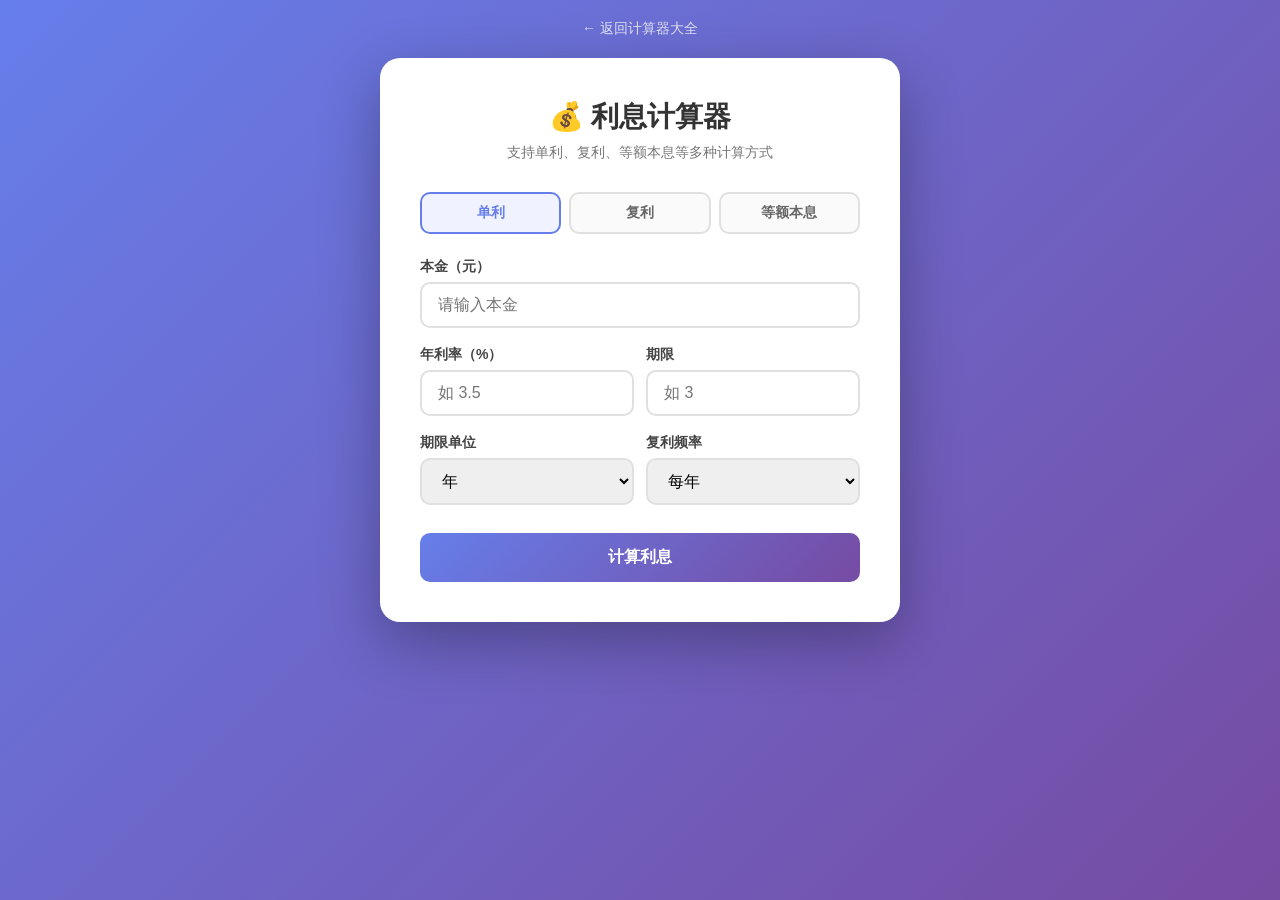
<file: interest/index.html>
<!DOCTYPE html>
<html lang="zh-CN">
<head>
    <meta charset="UTF-8">
    <meta name="viewport" content="width=device-width, initial-scale=1.0">
    <title>利息计算器 — 单利/复利/等额本息 在线计算</title>
    <meta name="description" content="免费在线利息计算器，支持单利、复利、等额本息三种计算方式，自动生成还款计划明细表。">
    <meta name="keywords" content="利息计算器,复利计算器,等额本息计算器,单利计算器">
    <link rel="canonical" href="https://countin1.github.io/interest-calculator/interest/">
    <link rel="stylesheet" href="../css/style.css">
</head>
<body>
    <a href="../" class="back-link">&larr; 返回计算器大全</a>
    <div class="container">
        <h1>&#x1f4b0; 利息计算器</h1>
        <p class="subtitle">支持单利、复利、等额本息等多种计算方式</p>

        <div class="tabs">
            <div class="tab active" data-mode="simple" onclick="switchTab(this)">单利</div>
            <div class="tab" data-mode="compound" onclick="switchTab(this)">复利</div>
            <div class="tab" data-mode="equal" onclick="switchTab(this)">等额本息</div>
        </div>

        <div class="form-group">
            <label for="principal">本金（元）</label>
            <input type="number" id="principal" placeholder="请输入本金" min="0" step="any">
        </div>
        <div class="row">
            <div class="form-group">
                <label for="rate">年利率（%）</label>
                <input type="number" id="rate" placeholder="如 3.5" min="0" step="any">
            </div>
            <div class="form-group">
                <label for="period">期限</label>
                <input type="number" id="period" placeholder="如 3" min="1" step="1">
            </div>
        </div>
        <div class="row">
            <div class="form-group">
                <label for="periodUnit">期限单位</label>
                <select id="periodUnit">
                    <option value="year">年</option>
                    <option value="month">月</option>
                    <option value="day">天</option>
                </select>
            </div>
            <div class="form-group" id="compoundFreqGroup">
                <label for="compoundFreq">复利频率</label>
                <select id="compoundFreq">
                    <option value="1">每年</option>
                    <option value="2">每半年</option>
                    <option value="4">每季度</option>
                    <option value="12">每月</option>
                </select>
            </div>
        </div>

        <button class="btn" onclick="calculate()">计算利息</button>

        <div class="result-box" id="resultBox">
            <div class="result-title">计算结果</div>
            <div class="result-main">
                <div>
                    <div class="label" id="resultLabel">利息总额</div>
                    <div class="amount" id="resultAmount">&#xa5;0.00</div>
                </div>
                <div style="text-align:right">
                    <div class="label">到期总额</div>
                    <div class="amount" id="resultTotal" style="font-size:22px;color:#764ba2">&#xa5;0.00</div>
                </div>
            </div>
            <div class="result-details" id="resultDetails"></div>
            <div class="schedule-toggle" id="scheduleToggle" style="display:none">
                <a onclick="toggleSchedule()">&#x1f4ca; 查看还款计划明细 &#x25bc;</a>
            </div>
            <div class="schedule-table" id="scheduleTable"></div>
        </div>
    </div>

    <script>
        var currentMode = 'simple';
        function switchTab(el) {
            document.querySelectorAll('.tab').forEach(t => t.classList.remove('active'));
            el.classList.add('active');
            currentMode = el.dataset.mode;
            document.getElementById('compoundFreqGroup').style.display = currentMode === 'compound' ? '' : 'none';
            document.getElementById('resultBox').classList.remove('show');
        }
        function getYears() {
            var p = parseFloat(document.getElementById('period').value);
            var u = document.getElementById('periodUnit').value;
            return u === 'year' ? p : u === 'month' ? p/12 : p/365;
        }
        function fmt(n) { return '¥' + n.toFixed(2).replace(/\B(?=(\d{3})+(?!\d))/g, ','); }

        function calculate() {
            var principal = parseFloat(document.getElementById('principal').value);
            var annualRate = parseFloat(document.getElementById('rate').value) / 100;
            var years = getYears();
            var period = parseFloat(document.getElementById('period').value);
            if (isNaN(principal) || isNaN(annualRate) || isNaN(period)) { alert('请填写完整信息'); return; }

            var interest, total, details = '';

            if (currentMode === 'simple') {
                interest = principal * annualRate * years;
                total = principal + interest;
                details =
                    '<div class="detail-item"><div class="val">' + (annualRate*100).toFixed(2) + '%</div><div class="lbl">年利率</div></div>' +
                    '<div class="detail-item"><div class="val">' + years.toFixed(2) + ' 年</div><div class="lbl">实际期限</div></div>' +
                    '<div class="detail-item"><div class="val">' + fmt(interest/years||0) + '</div><div class="lbl">年利息</div></div>' +
                    '<div class="detail-item"><div class="val">' + fmt(interest/(years*12)||0) + '</div><div class="lbl">月利息</div></div>';
                document.getElementById('resultLabel').textContent = '利息总额';
                document.getElementById('scheduleToggle').style.display = 'none';
                document.getElementById('scheduleTable').classList.remove('show');
            } else if (currentMode === 'compound') {
                var n = parseInt(document.getElementById('compoundFreq').value);
                total = principal * Math.pow(1 + annualRate/n, n*years);
                interest = total - principal;
                var freqNames = {1:'每年',2:'每半年',4:'每季度',12:'每月'};
                details =
                    '<div class="detail-item"><div class="val">' + (annualRate*100).toFixed(2) + '%</div><div class="lbl">年利率</div></div>' +
                    '<div class="detail-item"><div class="val">' + freqNames[n] + '</div><div class="lbl">复利频率</div></div>' +
                    '<div class="detail-item"><div class="val">' + years.toFixed(2) + ' 年</div><div class="lbl">实际期限</div></div>' +
                    '<div class="detail-item"><div class="val">' + (Math.pow(1+annualRate/n,n)*100-100).toFixed(4) + '%</div><div class="lbl">实际年化</div></div>';
                document.getElementById('resultLabel').textContent = '利息总额';
                document.getElementById('scheduleToggle').style.display = 'none';
                document.getElementById('scheduleTable').classList.remove('show');
            } else {
                var unit = document.getElementById('periodUnit').value;
                var totalMonths = unit==='year'?period*12:unit==='month'?period:period/30.4167;
                var mr = annualRate/12;
                var m = Math.round(totalMonths);
                var mp = mr===0 ? principal/m : principal*mr*Math.pow(1+mr,m)/(Math.pow(1+mr,m)-1);
                total = mp * m;
                interest = total - principal;
                var rows = '', remain = principal;
                for (var i = 1; i <= m; i++) {
                    var ip = remain * mr, pp = mp - ip;
                    remain = Math.max(0, remain - pp);
                    rows += '<tr><td>'+i+'</td><td>'+fmt(mp)+'</td><td>'+fmt(ip)+'</td><td>'+fmt(pp)+'</td><td>'+fmt(remain)+'</td></tr>';
                }
                document.getElementById('scheduleTable').innerHTML = '<table><thead><tr><th>期数</th><th>月供</th><th>利息</th><th>本金</th><th>剩余本金</th></tr></thead><tbody>'+rows+'</tbody></table>';
                details =
                    '<div class="detail-item"><div class="val">'+fmt(mp)+'</div><div class="lbl">每月还款</div></div>' +
                    '<div class="detail-item"><div class="val">'+m+' 期</div><div class="lbl">还款期数</div></div>' +
                    '<div class="detail-item"><div class="val">'+fmt(interest)+'</div><div class="lbl">总利息</div></div>' +
                    '<div class="detail-item"><div class="val">'+(interest/principal*100).toFixed(2)+'%</div><div class="lbl">利息占比</div></div>';
                document.getElementById('resultLabel').textContent = '总利息';
                document.getElementById('scheduleToggle').style.display = '';
            }

            document.getElementById('resultAmount').textContent = fmt(interest);
            document.getElementById('resultTotal').textContent = fmt(total);
            document.getElementById('resultDetails').innerHTML = details;
            document.getElementById('resultBox').classList.add('show');
        }

        function toggleSchedule() {
            var t = document.getElementById('scheduleTable'), a = document.querySelector('.schedule-toggle a');
            t.classList.toggle('show');
            a.textContent = t.classList.contains('show') ? '\u{1f4ca} 收起还款计划 ▲' : '\u{1f4ca} 查看还款计划明细 ▼';
        }
        document.addEventListener('keydown', function(e) { if (e.key === 'Enter') calculate(); });
    </script>
</body>
</html>
</file>
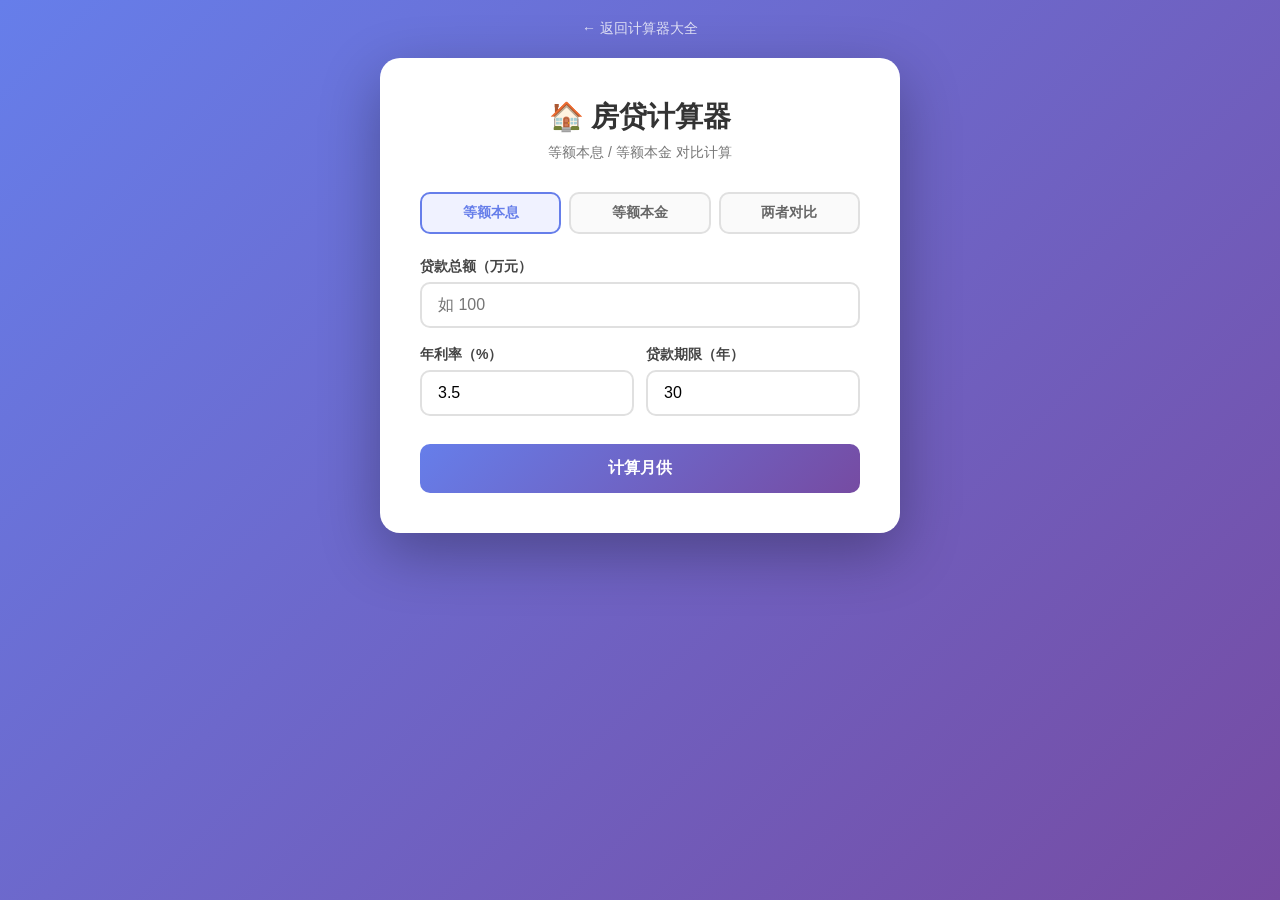
<file: mortgage/index.html>
<!DOCTYPE html>
<html lang="zh-CN">
<head>
    <meta charset="UTF-8">
    <meta name="viewport" content="width=device-width, initial-scale=1.0">
    <title>房贷计算器 — 等额本息/等额本金 在线计算</title>
    <meta name="description" content="免费在线房贷计算器，支持等额本息和等额本金两种还款方式，自动生成每月还款明细表。输入贷款金额、利率、期限即可计算月供和总利息。">
    <meta name="keywords" content="房贷计算器,等额本息计算器,等额本金计算器,月供计算器,房贷利率,还款计算器">
    <link rel="canonical" href="https://countin1.github.io/interest-calculator/mortgage/">
    <link rel="stylesheet" href="../css/style.css">
</head>
<body>
    <a href="../" class="back-link">&larr; 返回计算器大全</a>
    <div class="container">
        <h1>&#x1f3e0; 房贷计算器</h1>
        <p class="subtitle">等额本息 / 等额本金 对比计算</p>

        <div class="tabs">
            <div class="tab active" data-mode="equal" onclick="switchTab(this)">等额本息</div>
            <div class="tab" data-mode="principal" onclick="switchTab(this)">等额本金</div>
            <div class="tab" data-mode="compare" onclick="switchTab(this)">两者对比</div>
        </div>

        <div class="form-group">
            <label for="amount">贷款总额（万元）</label>
            <input type="number" id="amount" placeholder="如 100" min="0" step="any">
        </div>
        <div class="row">
            <div class="form-group">
                <label for="rate">年利率（%）</label>
                <input type="number" id="rate" placeholder="如 3.5" min="0" step="any" value="3.5">
            </div>
            <div class="form-group">
                <label for="years">贷款期限（年）</label>
                <input type="number" id="years" placeholder="如 30" min="1" max="30" step="1" value="30">
            </div>
        </div>

        <button class="btn" onclick="calculate()">计算月供</button>

        <div class="result-box" id="resultBox">
            <div class="result-title">计算结果</div>
            <div class="result-main">
                <div>
                    <div class="label" id="monthlyLabel">每月还款</div>
                    <div class="amount" id="monthlyAmount">¥0.00</div>
                </div>
                <div style="text-align:right">
                    <div class="label">总利息</div>
                    <div class="amount" id="totalInterest" style="font-size:22px;color:#764ba2">¥0.00</div>
                </div>
            </div>
            <div class="result-details" id="resultDetails"></div>
            <div class="schedule-toggle" id="scheduleToggle" style="display:none">
                <a onclick="toggleSchedule()">&#x1f4ca; 查看还款计划明细 &#x25bc;</a>
            </div>
            <div class="schedule-table" id="scheduleTable"></div>
        </div>
    </div>

    <script>
        let mode = 'equal';

        function switchTab(el) {
            document.querySelectorAll('.tab').forEach(t => t.classList.remove('active'));
            el.classList.add('active');
            mode = el.dataset.mode;
            document.getElementById('resultBox').classList.remove('show');
        }

        function fmt(n) {
            return '¥' + n.toFixed(2).replace(/\B(?=(\d{3})+(?!\d))/g, ',');
        }

        function calculate() {
            var totalWan = parseFloat(document.getElementById('amount').value);
            var annualRate = parseFloat(document.getElementById('rate').value) / 100;
            var years = parseInt(document.getElementById('years').value);
            if (!totalWan || !annualRate || !years) { alert('请填写完整信息'); return; }

            var principal = totalWan * 10000;
            var months = years * 12;
            var mr = annualRate / 12;

            if (mode === 'compare') {
                // 等额本息
                var eqMp = mr === 0 ? principal/months : principal*mr*Math.pow(1+mr,months)/(Math.pow(1+mr,months)-1);
                var eqTotal = eqMp * months;
                var eqInterest = eqTotal - principal;

                // 等额本金
                var ppMp = principal / months;
                var firstMp = ppMp + principal * mr;
                var lastMp = ppMp + ppMp * mr;
                var ppTotal = months * ppMp + principal * mr * (months + 1) / 2;
                var ppInterest = ppTotal - principal;

                document.getElementById('monthlyLabel').textContent = '等额本息月供';
                document.getElementById('monthlyAmount').textContent = fmt(eqMp);
                document.getElementById('totalInterest').textContent = fmt(eqInterest);

                var details =
                    '<div class="detail-item"><div class="val">' + fmt(eqMp) + '</div><div class="lbl">等额本息月供</div></div>' +
                    '<div class="detail-item"><div class="val">' + fmt(eqInterest) + '</div><div class="lbl">等额本息总利息</div></div>' +
                    '<div class="detail-item"><div class="val">' + fmt(firstMp) + '</div><div class="lbl">等额本金首月</div></div>' +
                    '<div class="detail-item"><div class="val">' + fmt(ppInterest) + '</div><div class="lbl">等额本金总利息</div></div>' +
                    '<div class="detail-item"><div class="val">' + fmt(eqInterest - ppInterest) + '</div><div class="lbl">利息差额</div></div>' +
                    '<div class="detail-item"><div class="val">' + (eqInterest > ppInterest ? '等额本金更省' : '等额本息更省') + '</div><div class="lbl">结论</div></div>';
                document.getElementById('resultDetails').innerHTML = details;
                document.getElementById('scheduleToggle').style.display = 'none';
                document.getElementById('scheduleTable').classList.remove('show');

                // 显示对比表
                var rows = '', eqRemain = principal, ppRemain = principal;
                for (var i = 1; i <= Math.min(months, 120); i++) {
                    var eqIp = eqRemain * mr;
                    var eqPp = eqMp - eqIp;
                    eqRemain = Math.max(0, eqRemain - eqPp);

                    var ppPp = principal / months;
                    var ppIp = ppRemain * mr;
                    ppRemain = Math.max(0, ppRemain - ppPp);

                    rows += '<tr><td>' + i + '</td><td>' + fmt(eqMp) + '</td><td>' + fmt(eqIp) + '</td>' +
                            '<td>' + fmt(ppPp + ppIp) + '</td><td>' + fmt(ppIp) + '</td></tr>';
                }
                document.getElementById('scheduleTable').innerHTML =
                    '<table><thead><tr><th>期数</th><th>本息月供</th><th>本息利息</th><th>本金月供</th><th>本金利息</th></tr></thead><tbody>' + rows + '</tbody></table>';
                document.getElementById('scheduleToggle').style.display = '';
                document.getElementById('scheduleToggle').querySelector('a').textContent = '\u{1f4ca} 查看前120期对比明细 ▼';

            } else if (mode === 'equal') {
                // 等额本息
                var mp = mr === 0 ? principal/months : principal*mr*Math.pow(1+mr,months)/(Math.pow(1+mr,months)-1);
                var total = mp * months;
                var interest = total - principal;

                document.getElementById('monthlyLabel').textContent = '每月还款';
                document.getElementById('monthlyAmount').textContent = fmt(mp);
                document.getElementById('totalInterest').textContent = fmt(interest);

                var details =
                    '<div class="detail-item"><div class="val">' + fmt(mp) + '</div><div class="lbl">每月还款</div></div>' +
                    '<div class="detail-item"><div class="val">' + months + ' 期</div><div class="lbl">还款期数</div></div>' +
                    '<div class="detail-item"><div class="val">' + fmt(interest) + '</div><div class="lbl">总利息</div></div>' +
                    '<div class="detail-item"><div class="val">' + (interest/principal*100).toFixed(2) + '%</div><div class="lbl">利息占比</div></div>';
                document.getElementById('resultDetails').innerHTML = details;

                var rows = '', remain = principal;
                for (var i = 1; i <= months; i++) {
                    var ip = remain * mr;
                    var pp = mp - ip;
                    remain = Math.max(0, remain - pp);
                    rows += '<tr><td>' + i + '</td><td>' + fmt(mp) + '</td><td>' + fmt(ip) + '</td><td>' + fmt(pp) + '</td><td>' + fmt(remain) + '</td></tr>';
                }
                document.getElementById('scheduleTable').innerHTML =
                    '<table><thead><tr><th>期数</th><th>月供</th><th>利息</th><th>本金</th><th>剩余本金</th></tr></thead><tbody>' + rows + '</tbody></table>';
                document.getElementById('scheduleToggle').style.display = '';

            } else {
                // 等额本金
                var ppMonth = principal / months;
                var firstMonth = ppMonth + principal * mr;
                var lastMonth = ppMonth + ppMonth * mr;
                var totalPay = months * ppMonth + principal * mr * (months + 1) / 2;
                var interest = totalPay - principal;

                document.getElementById('monthlyLabel').textContent = '首月还款';
                document.getElementById('monthlyAmount').textContent = fmt(firstMonth);
                document.getElementById('totalInterest').textContent = fmt(interest);

                var details =
                    '<div class="detail-item"><div class="val">' + fmt(firstMonth) + '</div><div class="lbl">首月还款</div></div>' +
                    '<div class="detail-item"><div class="val">' + fmt(lastMonth) + '</div><div class="lbl">末月还款</div></div>' +
                    '<div class="detail-item"><div class="val">' + fmt(interest) + '</div><div class="lbl">总利息</div></div>' +
                    '<div class="detail-item"><div class="val">' + (interest/principal*100).toFixed(2) + '%</div><div class="lbl">利息占比</div></div>';
                document.getElementById('resultDetails').innerHTML = details;

                var rows = '', remain = principal;
                for (var i = 1; i <= months; i++) {
                    var ip = remain * mr;
                    remain = Math.max(0, remain - ppMonth);
                    rows += '<tr><td>' + i + '</td><td>' + fmt(ppMonth + ip) + '</td><td>' + fmt(ip) + '</td><td>' + fmt(ppMonth) + '</td><td>' + fmt(remain) + '</td></tr>';
                }
                document.getElementById('scheduleTable').innerHTML =
                    '<table><thead><tr><th>期数</th><th>月供</th><th>利息</th><th>本金</th><th>剩余本金</th></tr></thead><tbody>' + rows + '</tbody></table>';
                document.getElementById('scheduleToggle').style.display = '';
            }

            document.getElementById('resultBox').classList.add('show');
        }

        function toggleSchedule() {
            var table = document.getElementById('scheduleTable');
            var toggle = document.querySelector('.schedule-toggle a');
            table.classList.toggle('show');
            if (table.classList.contains('show')) {
                toggle.textContent = toggle.textContent.replace('▼', '▲').replace('查看', '收起');
            } else {
                toggle.textContent = toggle.textContent.replace('▲', '▼').replace('收起', '查看');
            }
        }

        document.addEventListener('keydown', function(e) { if (e.key === 'Enter') calculate(); });
    </script>
</body>
</html>
</file>
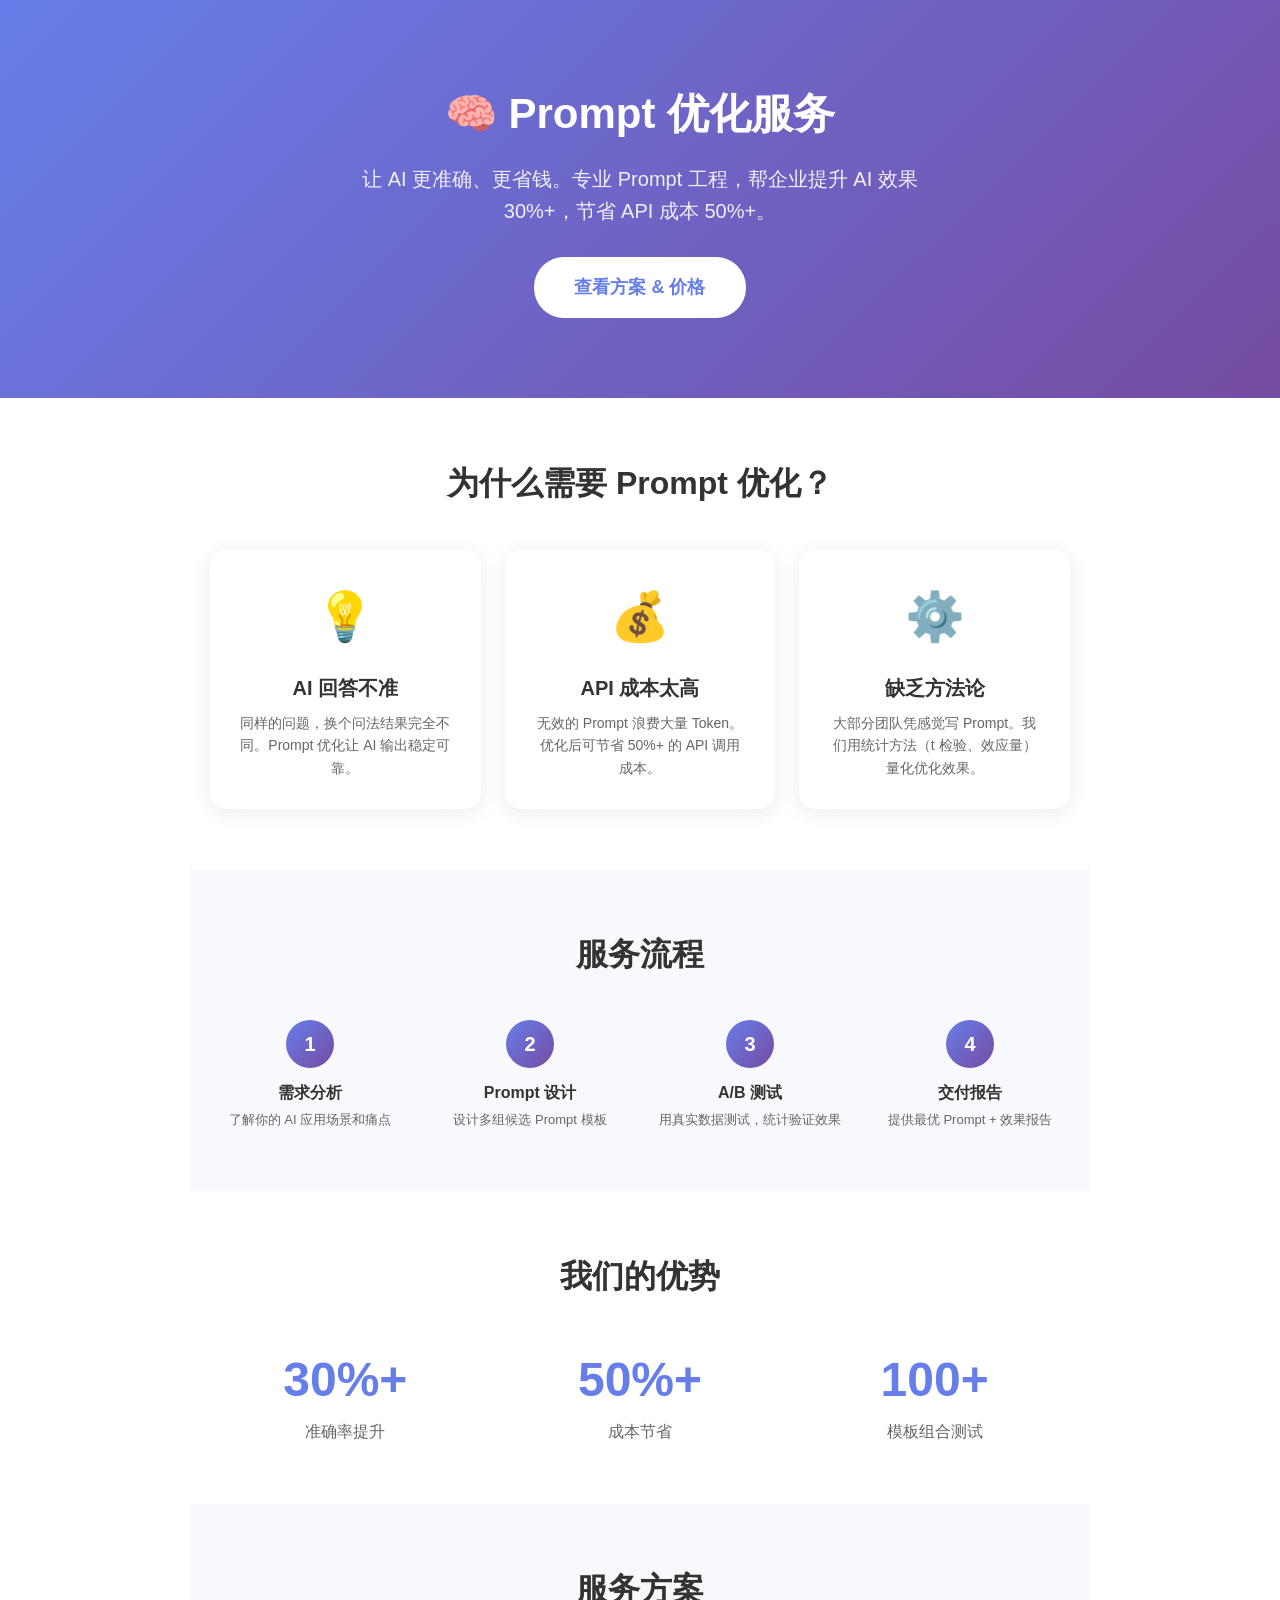
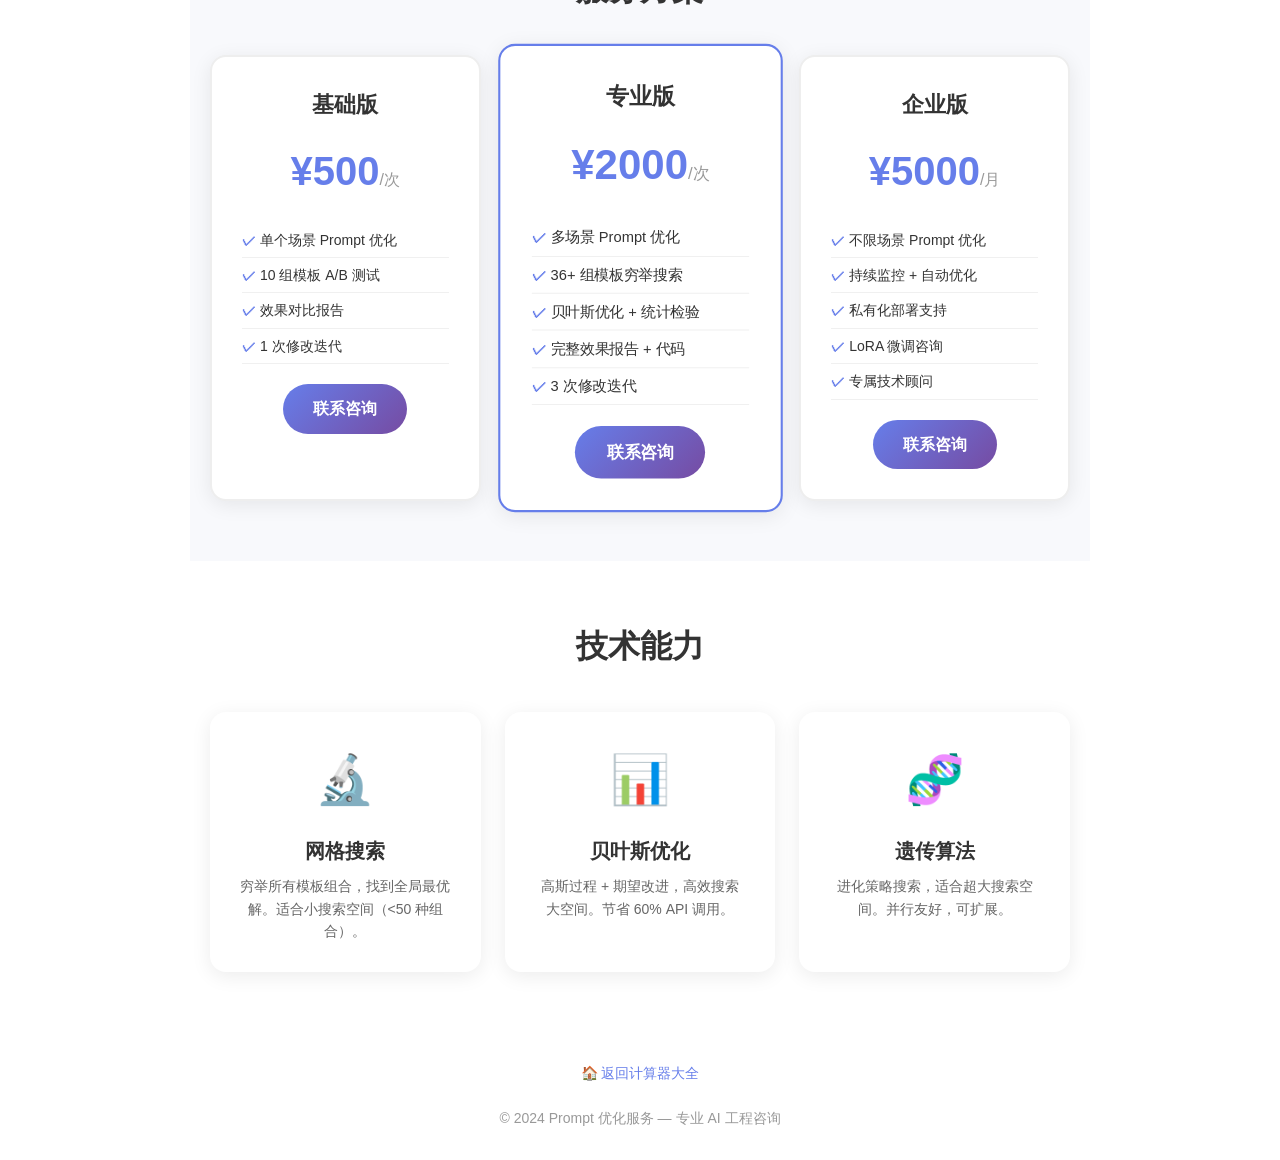
<file: services/index.html>
<!DOCTYPE html>
<html lang="zh-CN">
<head>
    <meta charset="UTF-8">
    <meta name="viewport" content="width=device-width, initial-scale=1.0">
    <title>Prompt 优化服务 — 让 AI 更准确、更省钱</title>
    <meta name="description" content="专业 Prompt 优化服务，帮企业提升 AI 准确率 30%+，节省 API 调用成本 50%+。支持 DeepSeek、GPT、通义千问等主流模型。">
    <meta name="keywords" content="Prompt优化,AI提示词优化,LLM优化,AI准确率提升,API成本优化,Prompt工程">
    <link rel="canonical" href="https://countin1.github.io/interest-calculator/services/">
    <style>
        * { margin: 0; padding: 0; box-sizing: border-box; }
        body {
            font-family: -apple-system, BlinkMacSystemFont, 'Segoe UI', 'PingFang SC', 'Microsoft YaHei', sans-serif;
            color: #333;
            line-height: 1.6;
        }
        .hero {
            background: linear-gradient(135deg, #667eea 0%, #764ba2 100%);
            color: white;
            padding: 80px 20px;
            text-align: center;
        }
        .hero h1 { font-size: 42px; margin-bottom: 16px; }
        .hero p { font-size: 20px; opacity: 0.9; max-width: 600px; margin: 0 auto 30px; }
        .hero-btn {
            display: inline-block;
            padding: 16px 40px;
            background: white;
            color: #667eea;
            border-radius: 30px;
            font-size: 18px;
            font-weight: 600;
            text-decoration: none;
            transition: transform 0.2s;
        }
        .hero-btn:hover { transform: translateY(-2px); }
        .section {
            max-width: 900px;
            margin: 0 auto;
            padding: 60px 20px;
        }
        .section h2 {
            text-align: center;
            font-size: 32px;
            margin-bottom: 40px;
            color: #333;
        }
        .cards {
            display: grid;
            grid-template-columns: repeat(auto-fit, minmax(250px, 1fr));
            gap: 24px;
        }
        .card {
            background: white;
            border-radius: 16px;
            padding: 30px;
            box-shadow: 0 4px 20px rgba(0,0,0,0.08);
            text-align: center;
        }
        .card .icon { font-size: 48px; margin-bottom: 16px; }
        .card h3 { font-size: 20px; margin-bottom: 8px; }
        .card p { color: #666; font-size: 14px; }
        .stats {
            display: grid;
            grid-template-columns: repeat(3, 1fr);
            gap: 24px;
            text-align: center;
        }
        .stat .num { font-size: 48px; font-weight: 800; color: #667eea; }
        .stat .label { font-size: 16px; color: #666; }
        .pricing {
            display: grid;
            grid-template-columns: repeat(auto-fit, minmax(260px, 1fr));
            gap: 24px;
        }
        .price-card {
            background: white;
            border-radius: 16px;
            padding: 30px;
            box-shadow: 0 4px 20px rgba(0,0,0,0.08);
            text-align: center;
            border: 2px solid #eee;
        }
        .price-card.featured {
            border-color: #667eea;
            transform: scale(1.05);
        }
        .price-card h3 { font-size: 22px; margin-bottom: 8px; }
        .price-card .price { font-size: 40px; font-weight: 800; color: #667eea; margin: 16px 0; }
        .price-card .price span { font-size: 16px; font-weight: 400; color: #999; }
        .price-card ul { list-style: none; text-align: left; margin: 20px 0; }
        .price-card li { padding: 6px 0; border-bottom: 1px solid #f0f0f0; font-size: 14px; }
        .price-card li::before { content: '✓ '; color: #667eea; font-weight: 700; }
        .cta-btn {
            display: inline-block;
            padding: 12px 30px;
            background: linear-gradient(135deg, #667eea, #764ba2);
            color: white;
            border-radius: 25px;
            text-decoration: none;
            font-weight: 600;
            transition: transform 0.2s;
        }
        .cta-btn:hover { transform: translateY(-2px); }
        .process {
            display: grid;
            grid-template-columns: repeat(4, 1fr);
            gap: 20px;
            text-align: center;
        }
        .step .num {
            width: 48px; height: 48px;
            background: linear-gradient(135deg, #667eea, #764ba2);
            color: white;
            border-radius: 50%;
            display: flex; align-items: center; justify-content: center;
            font-size: 20px; font-weight: 700;
            margin: 0 auto 12px;
        }
        .step h4 { margin-bottom: 4px; }
        .step p { font-size: 13px; color: #666; }
        .bg-gray { background: #f8f9fc; }
        footer {
            text-align: center;
            padding: 30px;
            color: #999;
            font-size: 14px;
        }
        @media (max-width: 768px) {
            .hero h1 { font-size: 28px; }
            .hero p { font-size: 16px; }
            .stats { grid-template-columns: 1fr; }
            .process { grid-template-columns: 1fr 1fr; }
            .price-card.featured { transform: none; }
        }
    </style>
</head>
<body>
    <div class="hero">
        <h1>&#x1f9e0; Prompt 优化服务</h1>
        <p>让 AI 更准确、更省钱。专业 Prompt 工程，帮企业提升 AI 效果 30%+，节省 API 成本 50%+。</p>
        <a href="#pricing" class="hero-btn">查看方案 &amp; 价格</a>
    </div>

    <div class="section">
        <h2>为什么需要 Prompt 优化？</h2>
        <div class="cards">
            <div class="card">
                <div class="icon">&#x1f4a1;</div>
                <h3>AI 回答不准</h3>
                <p>同样的问题，换个问法结果完全不同。Prompt 优化让 AI 输出稳定可靠。</p>
            </div>
            <div class="card">
                <div class="icon">&#x1f4b0;</div>
                <h3>API 成本太高</h3>
                <p>无效的 Prompt 浪费大量 Token。优化后可节省 50%+ 的 API 调用成本。</p>
            </div>
            <div class="card">
                <div class="icon">&#x2699;&#xfe0f;</div>
                <h3>缺乏方法论</h3>
                <p>大部分团队凭感觉写 Prompt。我们用统计方法（t 检验、效应量）量化优化效果。</p>
            </div>
        </div>
    </div>

    <div class="section bg-gray">
        <h2>服务流程</h2>
        <div class="process">
            <div class="step"><div class="num">1</div><h4>需求分析</h4><p>了解你的 AI 应用场景和痛点</p></div>
            <div class="step"><div class="num">2</div><h4>Prompt 设计</h4><p>设计多组候选 Prompt 模板</p></div>
            <div class="step"><div class="num">3</div><h4>A/B 测试</h4><p>用真实数据测试，统计验证效果</p></div>
            <div class="step"><div class="num">4</div><h4>交付报告</h4><p>提供最优 Prompt + 效果报告</p></div>
        </div>
    </div>

    <div class="section">
        <h2>我们的优势</h2>
        <div class="stats">
            <div class="stat"><div class="num">30%+</div><div class="label">准确率提升</div></div>
            <div class="stat"><div class="num">50%+</div><div class="label">成本节省</div></div>
            <div class="stat"><div class="num">100+</div><div class="label">模板组合测试</div></div>
        </div>
    </div>

    <div class="section bg-gray" id="pricing">
        <h2>服务方案</h2>
        <div class="pricing">
            <div class="price-card">
                <h3>基础版</h3>
                <div class="price">&#xa5;500<span>/次</span></div>
                <ul>
                    <li>单个场景 Prompt 优化</li>
                    <li>10 组模板 A/B 测试</li>
                    <li>效果对比报告</li>
                    <li>1 次修改迭代</li>
                </ul>
                <a href="https://github.com/countin1" class="cta-btn">联系咨询</a>
            </div>
            <div class="price-card featured">
                <h3>专业版</h3>
                <div class="price">&#xa5;2000<span>/次</span></div>
                <ul>
                    <li>多场景 Prompt 优化</li>
                    <li>36+ 组模板穷举搜索</li>
                    <li>贝叶斯优化 + 统计检验</li>
                    <li>完整效果报告 + 代码</li>
                    <li>3 次修改迭代</li>
                </ul>
                <a href="https://github.com/countin1" class="cta-btn">联系咨询</a>
            </div>
            <div class="price-card">
                <h3>企业版</h3>
                <div class="price">&#xa5;5000<span>/月</span></div>
                <ul>
                    <li>不限场景 Prompt 优化</li>
                    <li>持续监控 + 自动优化</li>
                    <li>私有化部署支持</li>
                    <li>LoRA 微调咨询</li>
                    <li>专属技术顾问</li>
                </ul>
                <a href="https://github.com/countin1" class="cta-btn">联系咨询</a>
            </div>
        </div>
    </div>

    <div class="section">
        <h2>技术能力</h2>
        <div class="cards">
            <div class="card">
                <div class="icon">&#x1f52c;</div>
                <h3>网格搜索</h3>
                <p>穷举所有模板组合，找到全局最优解。适合小搜索空间（&lt;50 种组合）。</p>
            </div>
            <div class="card">
                <div class="icon">&#x1f4ca;</div>
                <h3>贝叶斯优化</h3>
                <p>高斯过程 + 期望改进，高效搜索大空间。节省 60% API 调用。</p>
            </div>
            <div class="card">
                <div class="icon">&#x1f9ec;</div>
                <h3>遗传算法</h3>
                <p>进化策略搜索，适合超大搜索空间。并行友好，可扩展。</p>
            </div>
        </div>
    </div>

    <footer>
        <a href="../" style="color:#667eea;text-decoration:none">&#x1f3e0; 返回计算器大全</a>
        <br><br>
        &copy; 2024 Prompt 优化服务 — 专业 AI 工程咨询
    </footer>
</body>
</html>
</file>
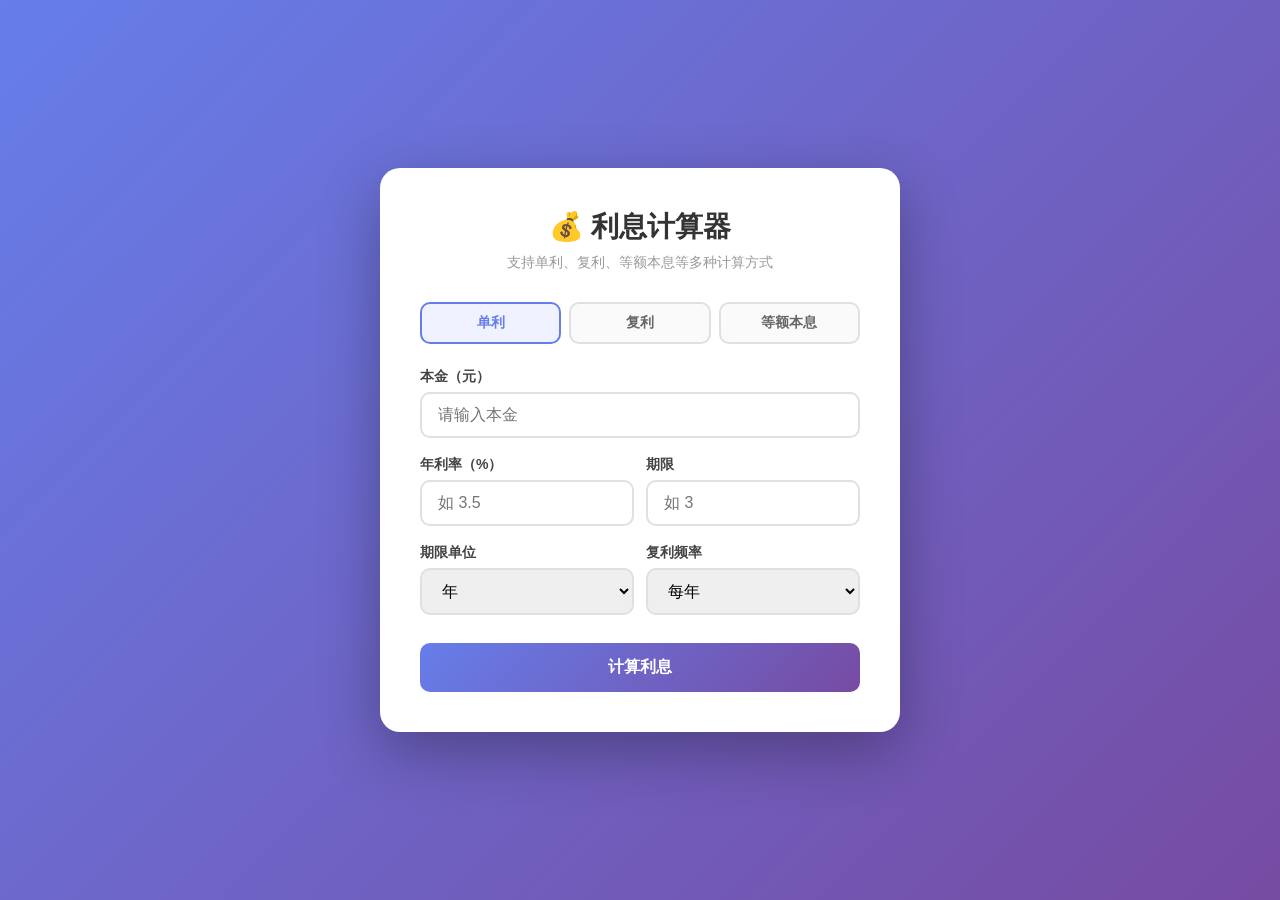
<file: standalone.html>
<!DOCTYPE html>
<html lang="zh-CN">
<head>
    <meta charset="UTF-8">
    <meta name="viewport" content="width=device-width, initial-scale=1.0">
    <title>利息计算器</title>
    <style>
        * { margin: 0; padding: 0; box-sizing: border-box; }
        body {
            font-family: -apple-system, BlinkMacSystemFont, 'Segoe UI', 'PingFang SC', 'Hiragino Sans GB', 'Microsoft YaHei', sans-serif;
            background: linear-gradient(135deg, #667eea 0%, #764ba2 100%);
            min-height: 100vh;
            display: flex;
            justify-content: center;
            align-items: center;
            padding: 20px;
        }
        .container {
            background: white;
            border-radius: 20px;
            box-shadow: 0 20px 60px rgba(0,0,0,0.3);
            padding: 40px;
            width: 100%;
            max-width: 520px;
        }
        h1 {
            text-align: center;
            color: #333;
            margin-bottom: 8px;
            font-size: 28px;
        }
        .subtitle {
            text-align: center;
            color: #999;
            font-size: 14px;
            margin-bottom: 30px;
        }
        .tabs {
            display: flex;
            gap: 8px;
            margin-bottom: 24px;
        }
        .tab {
            flex: 1;
            padding: 10px;
            text-align: center;
            border: 2px solid #e0e0e0;
            border-radius: 10px;
            cursor: pointer;
            font-size: 14px;
            font-weight: 600;
            color: #666;
            transition: all 0.3s;
            background: #fafafa;
        }
        .tab.active {
            border-color: #667eea;
            color: #667eea;
            background: #f0f2ff;
        }
        .tab:hover:not(.active) {
            border-color: #bbb;
        }
        .form-group {
            margin-bottom: 18px;
        }
        label {
            display: block;
            margin-bottom: 6px;
            font-weight: 600;
            color: #444;
            font-size: 14px;
        }
        input, select {
            width: 100%;
            padding: 12px 16px;
            border: 2px solid #e0e0e0;
            border-radius: 10px;
            font-size: 16px;
            transition: border-color 0.3s;
            outline: none;
        }
        input:focus, select:focus {
            border-color: #667eea;
        }
        .row {
            display: flex;
            gap: 12px;
        }
        .row .form-group { flex: 1; }
        .btn {
            width: 100%;
            padding: 14px;
            background: linear-gradient(135deg, #667eea 0%, #764ba2 100%);
            color: white;
            border: none;
            border-radius: 10px;
            font-size: 16px;
            font-weight: 600;
            cursor: pointer;
            transition: transform 0.2s, box-shadow 0.2s;
            margin-top: 10px;
        }
        .btn:hover {
            transform: translateY(-2px);
            box-shadow: 0 8px 25px rgba(102,126,234,0.4);
        }
        .btn:active { transform: translateY(0); }
        .result-box {
            display: none;
            margin-top: 24px;
            background: linear-gradient(135deg, #f5f7fa 0%, #c3cfe2 100%);
            border-radius: 14px;
            padding: 24px;
        }
        .result-box.show { display: block; }
        .result-title {
            font-size: 13px;
            color: #888;
            text-transform: uppercase;
            letter-spacing: 1px;
            margin-bottom: 12px;
        }
        .result-main {
            display: flex;
            justify-content: space-between;
            align-items: flex-end;
            margin-bottom: 20px;
        }
        .result-main .amount {
            font-size: 32px;
            font-weight: 700;
            color: #333;
        }
        .result-main .label {
            font-size: 13px;
            color: #666;
        }
        .result-details {
            display: grid;
            grid-template-columns: 1fr 1fr;
            gap: 12px;
        }
        .detail-item {
            background: white;
            border-radius: 10px;
            padding: 12px;
        }
        .detail-item .val {
            font-size: 18px;
            font-weight: 700;
            color: #667eea;
        }
        .detail-item .lbl {
            font-size: 12px;
            color: #999;
            margin-top: 2px;
        }
        .divider {
            height: 1px;
            background: #e0e0e0;
            margin: 20px 0;
        }
        .schedule-toggle {
            text-align: center;
            margin-top: 16px;
        }
        .schedule-toggle a {
            color: #667eea;
            text-decoration: none;
            font-size: 14px;
            cursor: pointer;
        }
        .schedule-toggle a:hover { text-decoration: underline; }
        .schedule-table {
            display: none;
            margin-top: 16px;
            max-height: 300px;
            overflow-y: auto;
        }
        .schedule-table.show { display: block; }
        .schedule-table table {
            width: 100%;
            border-collapse: collapse;
            font-size: 13px;
        }
        .schedule-table th {
            background: #667eea;
            color: white;
            padding: 8px 6px;
            text-align: right;
            position: sticky;
            top: 0;
        }
        .schedule-table th:first-child { text-align: center; }
        .schedule-table td {
            padding: 7px 6px;
            text-align: right;
            border-bottom: 1px solid #eee;
        }
        .schedule-table td:first-child { text-align: center; }
        .schedule-table tr:hover td { background: #f8f9ff; }
    </style>
</head>
<body>
    <div class="container">
        <h1>💰 利息计算器</h1>
        <p class="subtitle">支持单利、复利、等额本息等多种计算方式</p>

        <div class="tabs">
            <div class="tab active" data-mode="simple" onclick="switchTab(this)">单利</div>
            <div class="tab" data-mode="compound" onclick="switchTab(this)">复利</div>
            <div class="tab" data-mode="equal" onclick="switchTab(this)">等额本息</div>
        </div>

        <div class="form-group">
            <label>本金（元）</label>
            <input type="number" id="principal" placeholder="请输入本金" min="0" step="any">
        </div>

        <div class="row">
            <div class="form-group">
                <label>年利率（%）</label>
                <input type="number" id="rate" placeholder="如 3.5" min="0" step="any">
            </div>
            <div class="form-group">
                <label>期限</label>
                <input type="number" id="period" placeholder="如 3" min="1" step="1">
            </div>
        </div>

        <div class="row">
            <div class="form-group">
                <label>期限单位</label>
                <select id="periodUnit">
                    <option value="year">年</option>
                    <option value="month">月</option>
                    <option value="day">天</option>
                </select>
            </div>
            <div class="form-group" id="compoundFreqGroup">
                <label>复利频率</label>
                <select id="compoundFreq">
                    <option value="1">每年</option>
                    <option value="2">每半年</option>
                    <option value="4">每季度</option>
                    <option value="12">每月</option>
                </select>
            </div>
        </div>

        <button class="btn" onclick="calculate()">计算利息</button>

        <div class="result-box" id="resultBox">
            <div class="result-title">计算结果</div>
            <div class="result-main">
                <div>
                    <div class="label" id="resultLabel">利息总额</div>
                    <div class="amount" id="resultAmount">¥0.00</div>
                </div>
                <div style="text-align:right">
                    <div class="label">到期总额</div>
                    <div class="amount" id="resultTotal" style="font-size:22px;color:#764ba2">¥0.00</div>
                </div>
            </div>
            <div class="result-details" id="resultDetails"></div>
            <div class="schedule-toggle" id="scheduleToggle" style="display:none">
                <a onclick="toggleSchedule()">📊 查看还款计划明细 ▼</a>
            </div>
            <div class="schedule-table" id="scheduleTable"></div>
        </div>
    </div>

    <script>
        let currentMode = 'simple';

        function switchTab(el) {
            document.querySelectorAll('.tab').forEach(t => t.classList.remove('active'));
            el.classList.add('active');
            currentMode = el.dataset.mode;

            const freqGroup = document.getElementById('compoundFreqGroup');
            const periodUnit = document.getElementById('periodUnit');
            freqGroup.style.display = currentMode === 'compound' ? '' : 'none';

            // Reset result
            document.getElementById('resultBox').classList.remove('show');
        }

        function getYears() {
            const period = parseFloat(document.getElementById('period').value);
            const unit = document.getElementById('periodUnit').value;
            if (unit === 'year') return period;
            if (unit === 'month') return period / 12;
            return period / 365;
        }

        function formatMoney(n) {
            return '¥' + n.toFixed(2).replace(/\B(?=(\d{3})+(?!\d))/g, ',');
        }

        function calculate() {
            const principal = parseFloat(document.getElementById('principal').value);
            const annualRate = parseFloat(document.getElementById('rate').value) / 100;
            const years = getYears();
            const period = parseFloat(document.getElementById('period').value);
            const unit = document.getElementById('periodUnit').value;

            if (isNaN(principal) || isNaN(annualRate) || isNaN(period)) {
                alert('请填写完整信息');
                return;
            }

            let interest, total;
            let details = '';

            if (currentMode === 'simple') {
                // 单利
                interest = principal * annualRate * years;
                total = principal + interest;
                details = `
                    <div class="detail-item">
                        <div class="val">${(annualRate * 100).toFixed(2)}%</div>
                        <div class="lbl">年利率</div>
                    </div>
                    <div class="detail-item">
                        <div class="val">${years.toFixed(2)} 年</div>
                        <div class="lbl">实际期限</div>
                    </div>
                    <div class="detail-item">
                        <div class="val">${formatMoney(interest / years || 0)}</div>
                        <div class="lbl">年利息</div>
                    </div>
                    <div class="detail-item">
                        <div class="val">${formatMoney(interest / (years * 12) || 0)}</div>
                        <div class="lbl">月利息</div>
                    </div>
                `;
                document.getElementById('resultLabel').textContent = '利息总额';
                document.getElementById('scheduleToggle').style.display = 'none';
                document.getElementById('scheduleTable').classList.remove('show');
            } else if (currentMode === 'compound') {
                // 复利
                const n = parseInt(document.getElementById('compoundFreq').value);
                const compoundYears = years;
                total = principal * Math.pow(1 + annualRate / n, n * compoundYears);
                interest = total - principal;
                details = `
                    <div class="detail-item">
                        <div class="val">${(annualRate * 100).toFixed(2)}%</div>
                        <div class="lbl">年利率</div>
                    </div>
                    <div class="detail-item">
                        <div class="val">${{1:'每年',2:'每半年',4:'每季度',12:'每月'}[n]}</div>
                        <div class="lbl">复利频率</div>
                    </div>
                    <div class="detail-item">
                        <div class="val">${compoundYears.toFixed(2)} 年</div>
                        <div class="lbl">实际期限</div>
                    </div>
                    <div class="detail-item">
                        <div class="val">${(Math.pow(1 + annualRate / n, n) * 100 - 100).toFixed(4)}%</div>
                        <div class="lbl">实际年化</div>
                    </div>
                `;
                document.getElementById('resultLabel').textContent = '利息总额';
                document.getElementById('scheduleToggle').style.display = 'none';
                document.getElementById('scheduleTable').classList.remove('show');
            } else {
                // 等额本息
                const totalMonths = unit === 'year' ? period * 12 : unit === 'month' ? period : period / 30;
                const monthlyRate = annualRate / 12;
                const m = Math.round(totalMonths);

                if (monthlyRate === 0) {
                    const monthlyPayment = principal / m;
                    total = principal;
                    interest = 0;
                    // Build schedule
                    let rows = '';
                    for (let i = 1; i <= m; i++) {
                        rows += `<tr><td>${i}</td><td>${formatMoney(monthlyPayment)}</td><td>${formatMoney(0)}</td><td>${formatMoney(monthlyPayment)}</td><td>${formatMoney(principal - monthlyPayment * i)}</td></tr>`;
                    }
                    document.getElementById('scheduleTable').innerHTML = `<table><thead><tr><th>期数</th><th>月供</th><th>利息</th><th>本金</th><th>剩余本金</th></tr></thead><tbody>${rows}</tbody></table>`;
                } else {
                    const monthlyPayment = principal * monthlyRate * Math.pow(1 + monthlyRate, m) / (Math.pow(1 + monthlyRate, m) - 1);
                    total = monthlyPayment * m;
                    interest = total - principal;

                    let rows = '';
                    let remaining = principal;
                    for (let i = 1; i <= m; i++) {
                        const interestPart = remaining * monthlyRate;
                        const principalPart = monthlyPayment - interestPart;
                        remaining -= principalPart;
                        if (remaining < 0) remaining = 0;
                        rows += `<tr><td>${i}</td><td>${formatMoney(monthlyPayment)}</td><td>${formatMoney(interestPart)}</td><td>${formatMoney(principalPart)}</td><td>${formatMoney(remaining)}</td></tr>`;
                    }
                    document.getElementById('scheduleTable').innerHTML = `<table><thead><tr><th>期数</th><th>月供</th><th>利息</th><th>本金</th><th>剩余本金</th></tr></thead><tbody>${rows}</tbody></table>`;
                }

                const mp = principal * monthlyRate * Math.pow(1 + monthlyRate, m) / (Math.pow(1 + monthlyRate, m) - 1) || principal / m;
                details = `
                    <div class="detail-item">
                        <div class="val">${formatMoney(mp)}</div>
                        <div class="lbl">每月还款</div>
                    </div>
                    <div class="detail-item">
                        <div class="val">${m} 期</div>
                        <div class="lbl">还款期数</div>
                    </div>
                    <div class="detail-item">
                        <div class="val">${formatMoney(interest)}</div>
                        <div class="lbl">总利息</div>
                    </div>
                    <div class="detail-item">
                        <div class="val">${(interest / principal * 100).toFixed(2)}%</div>
                        <div class="lbl">利息占比</div>
                    </div>
                `;
                document.getElementById('resultLabel').textContent = '总利息';
                document.getElementById('scheduleToggle').style.display = '';
            }

            document.getElementById('resultAmount').textContent = formatMoney(interest);
            document.getElementById('resultTotal').textContent = formatMoney(total);
            document.getElementById('resultDetails').innerHTML = details;
            document.getElementById('resultBox').classList.add('show');
        }

        function toggleSchedule() {
            const table = document.getElementById('scheduleTable');
            const toggle = document.querySelector('.schedule-toggle a');
            table.classList.toggle('show');
            toggle.textContent = table.classList.contains('show') ? '📊 收起还款计划 ▲' : '📊 查看还款计划明细 ▼';
        }

        // Enter key triggers calculation
        document.addEventListener('keydown', e => {
            if (e.key === 'Enter') calculate();
        });
    </script>
</body>
</html>
</file>
<file: css/style.css>
* { margin: 0; padding: 0; box-sizing: border-box; }
body {
    font-family: -apple-system, BlinkMacSystemFont, 'Segoe UI', 'PingFang SC', 'Hiragino Sans GB', 'Microsoft YaHei', sans-serif;
    background: linear-gradient(135deg, #667eea 0%, #764ba2 100%);
    min-height: 100vh;
    display: flex;
    flex-direction: column;
    align-items: center;
    padding: 20px;
}
.container {
    background: white;
    border-radius: 20px;
    box-shadow: 0 20px 60px rgba(0,0,0,0.3);
    padding: 40px;
    width: 100%;
    max-width: 520px;
}
h1 { text-align: center; color: #333; margin-bottom: 8px; font-size: 28px; }
.subtitle { text-align: center; color: #767676; font-size: 14px; margin-bottom: 30px; }
.tabs { display: flex; gap: 8px; margin-bottom: 24px; flex-wrap: wrap; }
.tab {
    flex: 1; padding: 10px; text-align: center;
    border: 2px solid #e0e0e0; border-radius: 10px;
    cursor: pointer; font-size: 14px; font-weight: 600;
    color: #666; transition: all 0.3s; background: #fafafa;
    min-width: 80px;
}
.tab.active { border-color: #667eea; color: #667eea; background: #f0f2ff; }
.tab:hover:not(.active) { border-color: #bbb; }
.form-group { margin-bottom: 18px; }
label { display: block; margin-bottom: 6px; font-weight: 600; color: #444; font-size: 14px; }
input, select {
    width: 100%; padding: 12px 16px;
    border: 2px solid #e0e0e0; border-radius: 10px;
    font-size: 16px; transition: border-color 0.3s; outline: none;
}
input:focus, select:focus { border-color: #667eea; }
.row { display: flex; gap: 12px; }
.row .form-group { flex: 1; }
.btn {
    width: 100%; padding: 14px;
    background: linear-gradient(135deg, #667eea 0%, #764ba2 100%);
    color: white; border: none; border-radius: 10px;
    font-size: 16px; font-weight: 600; cursor: pointer;
    transition: transform 0.2s, box-shadow 0.2s; margin-top: 10px;
}
.btn:hover { transform: translateY(-2px); box-shadow: 0 8px 25px rgba(102,126,234,0.4); }
.btn:active { transform: translateY(0); }
.result-box {
    display: none; margin-top: 24px;
    background: linear-gradient(135deg, #f5f7fa 0%, #c3cfe2 100%);
    border-radius: 14px; padding: 24px;
}
.result-box.show { display: block; }
.result-title { font-size: 13px; color: #888; text-transform: uppercase; letter-spacing: 1px; margin-bottom: 12px; }
.result-main { display: flex; justify-content: space-between; align-items: flex-end; margin-bottom: 20px; }
.result-main .amount { font-size: 32px; font-weight: 700; color: #333; }
.result-main .label { font-size: 13px; color: #666; }
.result-details { display: grid; grid-template-columns: 1fr 1fr; gap: 12px; }
.detail-item { background: white; border-radius: 10px; padding: 12px; }
.detail-item .val { font-size: 18px; font-weight: 700; color: #667eea; }
.detail-item .lbl { font-size: 12px; color: #767676; margin-top: 2px; }
.schedule-toggle { text-align: center; margin-top: 16px; }
.schedule-toggle a { color: #667eea; text-decoration: none; font-size: 14px; cursor: pointer; }
.schedule-toggle a:hover { text-decoration: underline; }
.schedule-table { display: none; margin-top: 16px; max-height: 300px; overflow-y: auto; overflow-x: auto; }
.schedule-table.show { display: block; }
.schedule-table table { width: 100%; border-collapse: collapse; font-size: 13px; }
.schedule-table th {
    background: #667eea; color: white; padding: 8px 6px;
    text-align: right; position: sticky; top: 0;
}
.schedule-table th:first-child { text-align: center; }
.schedule-table td { padding: 7px 6px; text-align: right; border-bottom: 1px solid #eee; }
.schedule-table td:first-child { text-align: center; }
.schedule-table tr:hover td { background: #f8f9ff; }
.back-link {
    display: inline-block; margin-bottom: 20px;
    color: rgba(255,255,255,0.8); text-decoration: none; font-size: 14px;
}
.back-link:hover { color: white; }
footer { margin-top: 32px; color: rgba(255,255,255,0.5); font-size: 12px; }
</file>
